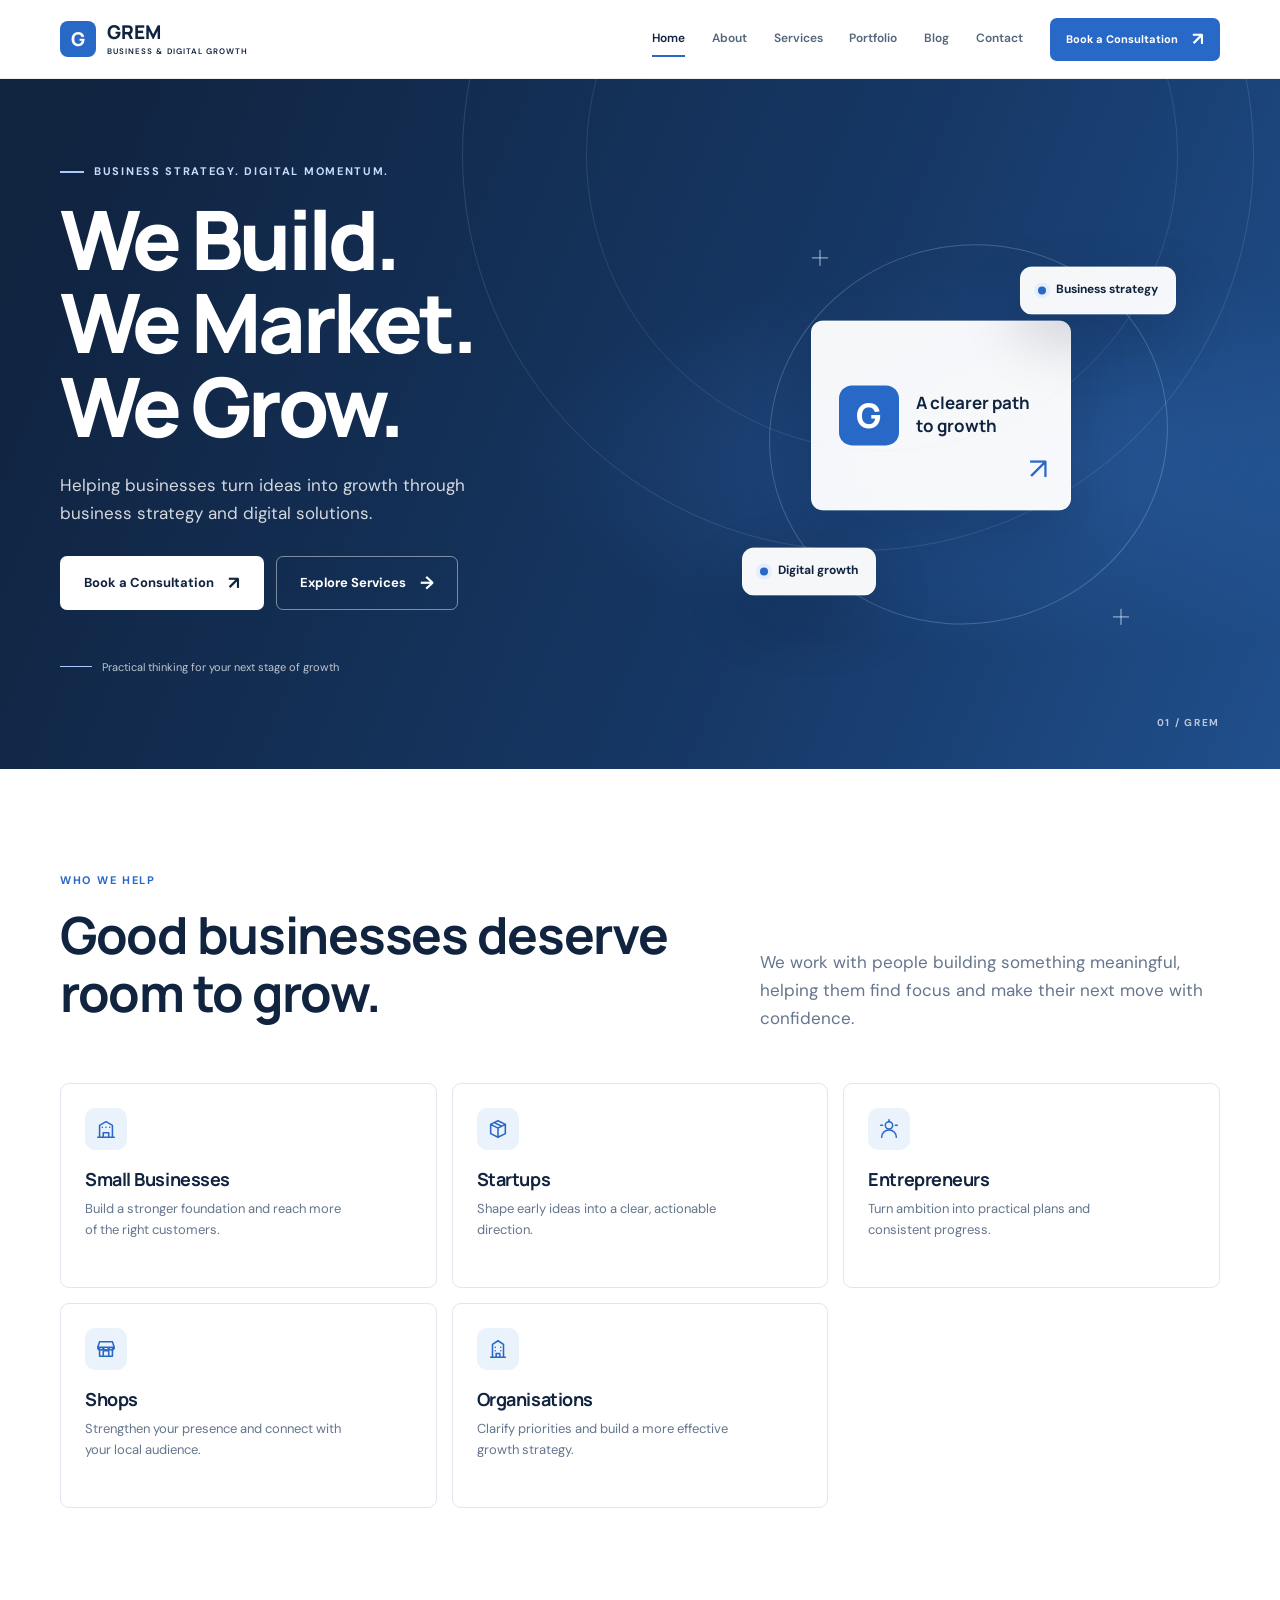
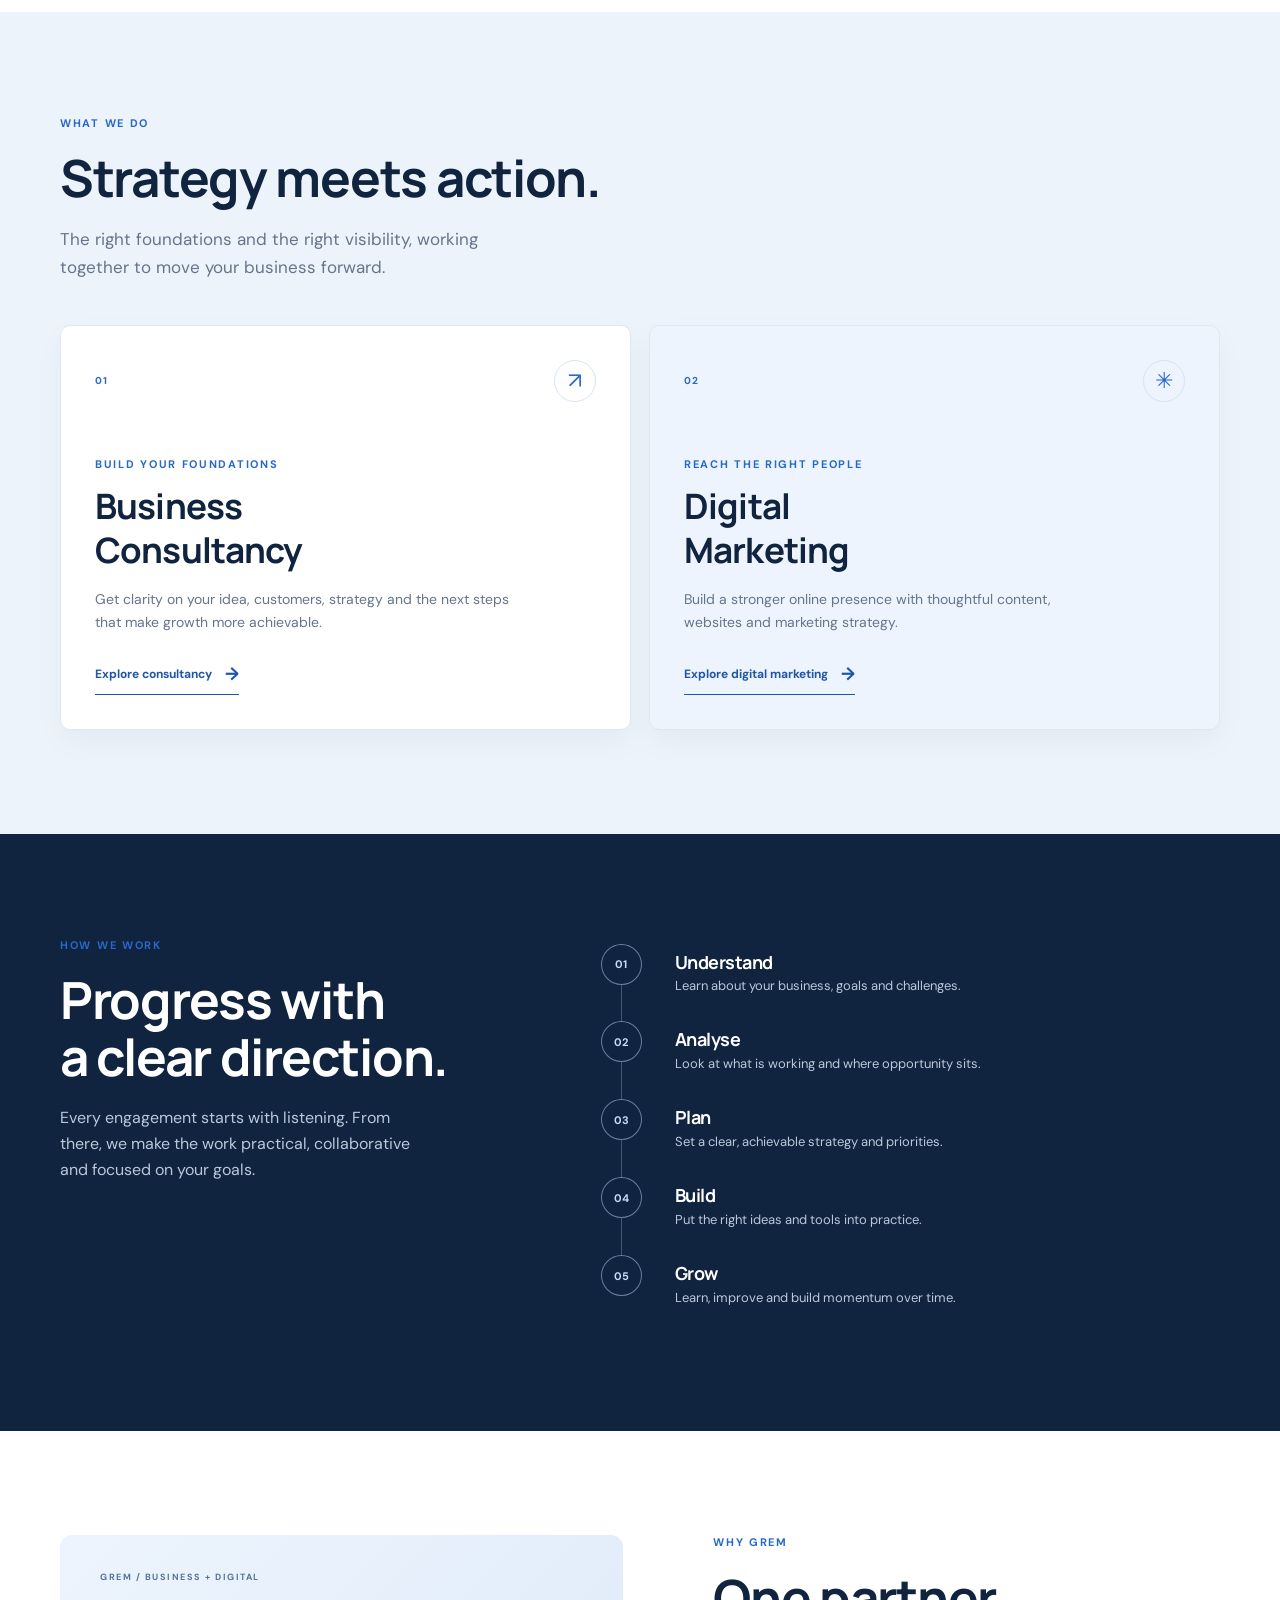
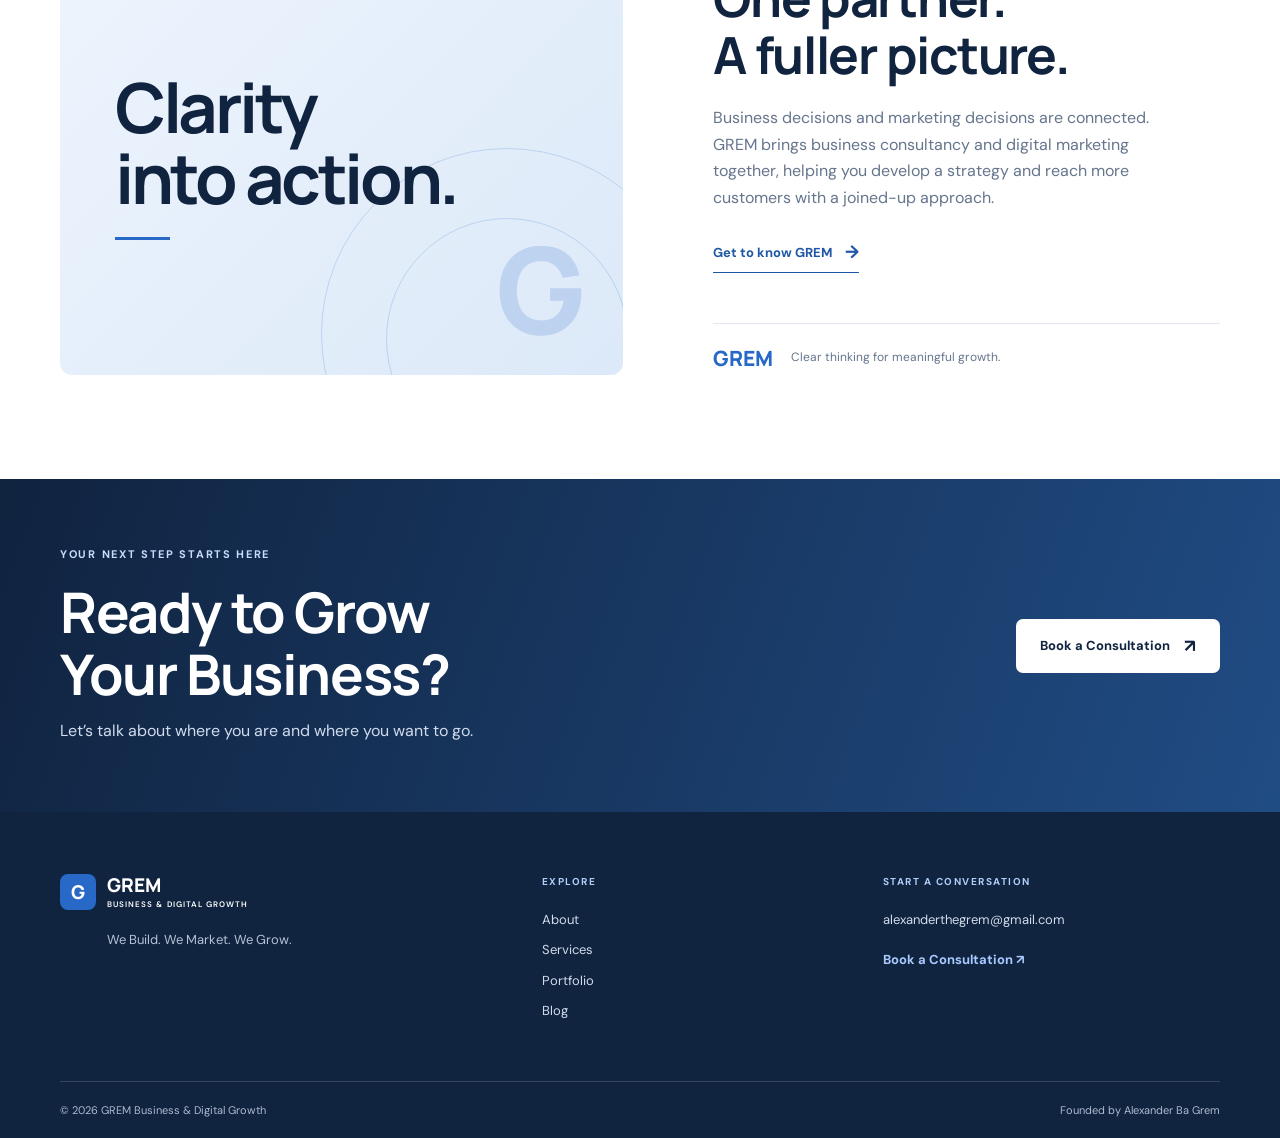
<file: index.html>
<!doctype html>
<html lang="en">
<head>
  <meta charset="utf-8">
  <meta name="viewport" content="width=device-width, initial-scale=1">
  <meta name="description" content="GREM Business & Digital Growth helps businesses turn ideas into growth through business strategy and digital solutions.">
  <title>GREM Business & Digital Growth | We Build. We Market. We Grow.</title>
  <link rel="preconnect" href="https://fonts.googleapis.com">
  <link rel="preconnect" href="https://fonts.gstatic.com" crossorigin>
  <link href="https://fonts.googleapis.com/css2?family=DM+Sans:wght@400;500;600;700&family=Manrope:wght@400;500;600;700;800&display=swap" rel="stylesheet">
  <link rel="stylesheet" href="css/style.css">
  <link rel="stylesheet" href="css/navbar.css">
  <link rel="stylesheet" href="css/home.css">
  <script src="js/script.js" defer></script>
</head>
<body>
  <header class="site-header">
    <div class="container nav-wrap">
      <a class="brand" href="index.html" aria-label="GREM home"><span class="brand-mark">G</span><span>GREM<span class="brand-sub">BUSINESS & DIGITAL GROWTH</span></span></a>
      <button class="menu-toggle" type="button" aria-label="Open navigation" aria-expanded="false" aria-controls="site-navigation" data-nav-toggle><span></span><span></span></button>
      <nav class="site-nav" id="site-navigation" aria-label="Main navigation">
        <a href="index.html" aria-current="page">Home</a><a href="about.html">About</a><a href="services.html">Services</a><a href="portfolio.html">Portfolio</a><a href="blog.html">Blog</a><a href="contact.html">Contact</a><a class="button button-small nav-cta" href="contact.html#contact-form">Book a Consultation <span aria-hidden="true">↗</span></a>
      </nav>
    </div>
  </header>

  <main>
    <section class="home-hero">
      <div class="container hero-content">
        <p class="eyebrow eyebrow-light"><span></span> Business strategy. Digital momentum.</p>
        <h1>We Build.<br>We Market.<br>We Grow.</h1>
        <p class="hero-copy">Helping businesses turn ideas into growth through business strategy and digital solutions.</p>
        <div class="button-row"><a class="button button-accent" href="contact.html#contact-form">Book a Consultation <span aria-hidden="true">↗</span></a><a class="button button-outline-light" href="services.html">Explore Services <span aria-hidden="true">→</span></a></div>
        <div class="hero-note"><span class="hero-note-line"></span><span>Practical thinking for your next stage of growth</span></div>
      </div>
      <div class="hero-visual" aria-hidden="true">
        <div class="visual-orbit"></div>
        <div class="visual-card visual-card-main"><span class="visual-mark">G</span><span class="visual-label">A clearer path<br>to growth</span><span class="visual-trend">↗</span></div>
        <div class="visual-card visual-card-top"><span class="visual-dot"></span>Business strategy</div>
        <div class="visual-card visual-card-bottom"><span class="visual-dot"></span>Digital growth</div>
        <span class="visual-cross visual-cross-one"></span><span class="visual-cross visual-cross-two"></span>
      </div>
      <div class="hero-index" aria-hidden="true">01 / GREM</div>
    </section>

    <section class="section help-section">
      <div class="container">
        <div class="section-heading section-heading-row"><div><p class="eyebrow">Who we help</p><h2>Good businesses deserve<br>room to grow.</h2></div><p class="section-intro">We work with people building something meaningful, helping them find focus and make their next move with confidence.</p></div>
        <div class="audience-grid">
          <article class="audience-item"><span class="audience-icon" aria-hidden="true"><svg viewBox="0 0 24 24"><path d="M3 21h18M5 21V8l7-4 7 4v13M9 21v-5h6v5M8 10h.01M12 10h.01M16 10h.01"/></svg></span><h3>Small Businesses</h3><p>Build a stronger foundation and reach more of the right customers.</p></article>
          <article class="audience-item"><span class="audience-icon" aria-hidden="true"><svg viewBox="0 0 24 24"><path d="M12 3 4 7v10l8 4 8-4V7l-8-4ZM4 7l8 4 8-4M12 11v10M8 5l8 4"/></svg></span><h3>Startups</h3><p>Shape early ideas into a clear, actionable direction.</p></article>
          <article class="audience-item"><span class="audience-icon" aria-hidden="true"><svg viewBox="0 0 24 24"><circle cx="12" cy="8" r="4"/><path d="M4 21a8 8 0 0 1 16 0M12 2v2M3 8h2M19 8h2"/></svg></span><h3>Entrepreneurs</h3><p>Turn ambition into practical plans and consistent progress.</p></article>
          <article class="audience-item"><span class="audience-icon" aria-hidden="true"><svg viewBox="0 0 24 24"><path d="M3 10h18l-2-6H5l-2 6ZM5 10v10h14V10M9 20v-6h6v6M3 10a3 3 0 0 0 6 0 3 3 0 0 0 6 0 3 3 0 0 0 6 0"/></svg></span><h3>Shops</h3><p>Strengthen your presence and connect with your local audience.</p></article>
          <article class="audience-item"><span class="audience-icon" aria-hidden="true"><svg viewBox="0 0 24 24"><path d="M4 21h16M6 21V7l6-4 6 4v14M9 10h.01M15 10h.01M9 14h.01M15 14h.01M10 21v-4h4v4"/></svg></span><h3>Organisations</h3><p>Clarify priorities and build a more effective growth strategy.</p></article>
        </div>
      </div>
    </section>

    <section class="section services-preview">
      <div class="container">
        <div class="section-heading"><p class="eyebrow">What we do</p><h2>Strategy meets action.</h2><p class="section-intro">The right foundations and the right visibility, working together to move your business forward.</p></div>
        <div class="category-grid">
          <article class="category-card consultancy-card"><div class="category-top"><span class="category-number">01</span><span class="category-symbol" aria-hidden="true">↗</span></div><p class="eyebrow">Build your foundations</p><h3>Business<br>Consultancy</h3><p>Get clarity on your idea, customers, strategy and the next steps that make growth more achievable.</p><a class="text-link" href="services.html#business-consultancy">Explore consultancy <span aria-hidden="true">→</span></a></article>
          <article class="category-card marketing-card"><div class="category-top"><span class="category-number">02</span><span class="category-symbol" aria-hidden="true">✳</span></div><p class="eyebrow">Reach the right people</p><h3>Digital<br>Marketing</h3><p>Build a stronger online presence with thoughtful content, websites and marketing strategy.</p><a class="text-link" href="services.html#digital-marketing">Explore digital marketing <span aria-hidden="true">→</span></a></article>
        </div>
      </div>
    </section>

    <section class="process-section section">
      <div class="container process-layout"><div class="process-heading"><p class="eyebrow">How we work</p><h2>Progress with<br>a clear direction.</h2><p>Every engagement starts with listening. From there, we make the work practical, collaborative and focused on your goals.</p></div><div class="process-list"><article><span>01</span><div><h3>Understand</h3><p>Learn about your business, goals and challenges.</p></div></article><article><span>02</span><div><h3>Analyse</h3><p>Look at what is working and where opportunity sits.</p></div></article><article><span>03</span><div><h3>Plan</h3><p>Set a clear, achievable strategy and priorities.</p></div></article><article><span>04</span><div><h3>Build</h3><p>Put the right ideas and tools into practice.</p></div></article><article><span>05</span><div><h3>Grow</h3><p>Learn, improve and build momentum over time.</p></div></article></div></div>
    </section>

    <section class="why-section section"><div class="container why-layout"><div class="why-visual" aria-hidden="true"><span class="why-visual-label">GREM / BUSINESS + DIGITAL</span><strong>Clarity<br>into action.</strong><span class="why-visual-line"></span><span class="why-visual-mark">G</span></div><div class="why-copy"><p class="eyebrow">Why GREM</p><h2>One partner.<br>A fuller picture.</h2><p>Business decisions and marketing decisions are connected. GREM brings business consultancy and digital marketing together, helping you develop a strategy and reach more customers with a joined-up approach.</p><a class="text-link" href="about.html">Get to know GREM <span aria-hidden="true">→</span></a><div class="why-statement"><span>GREM</span><span>Clear thinking for meaningful growth.</span></div></div></div></section>

    <section class="cta-section"><div class="container cta-inner"><div><p class="eyebrow eyebrow-light">Your next step starts here</p><h2>Ready to Grow<br>Your Business?</h2><p>Let’s talk about where you are and where you want to go.</p></div><a class="button button-accent" href="contact.html#contact-form">Book a Consultation <span aria-hidden="true">↗</span></a></div></section>
  </main>

  <footer class="site-footer"><div class="container footer-main"><div class="footer-brand"><a class="brand brand-footer" href="index.html"><span class="brand-mark">G</span><span>GREM<span class="brand-sub">BUSINESS & DIGITAL GROWTH</span></span></a><p>We Build. We Market. We Grow.</p></div><div class="footer-links"><p class="footer-label">Explore</p><a href="about.html">About</a><a href="services.html">Services</a><a href="portfolio.html">Portfolio</a><a href="blog.html">Blog</a></div><div class="footer-contact"><p class="footer-label">Start a conversation</p><a href="mailto:alexanderthegrem@gmail.com">alexanderthegrem@gmail.com</a><a class="footer-book" href="contact.html#contact-form">Book a Consultation <span aria-hidden="true">↗</span></a></div></div><div class="container footer-bottom"><span>© <span data-year></span> GREM Business &amp; Digital Growth</span><span>Founded by Alexander Ba Grem</span></div></footer>
</body>
</html>
</file>
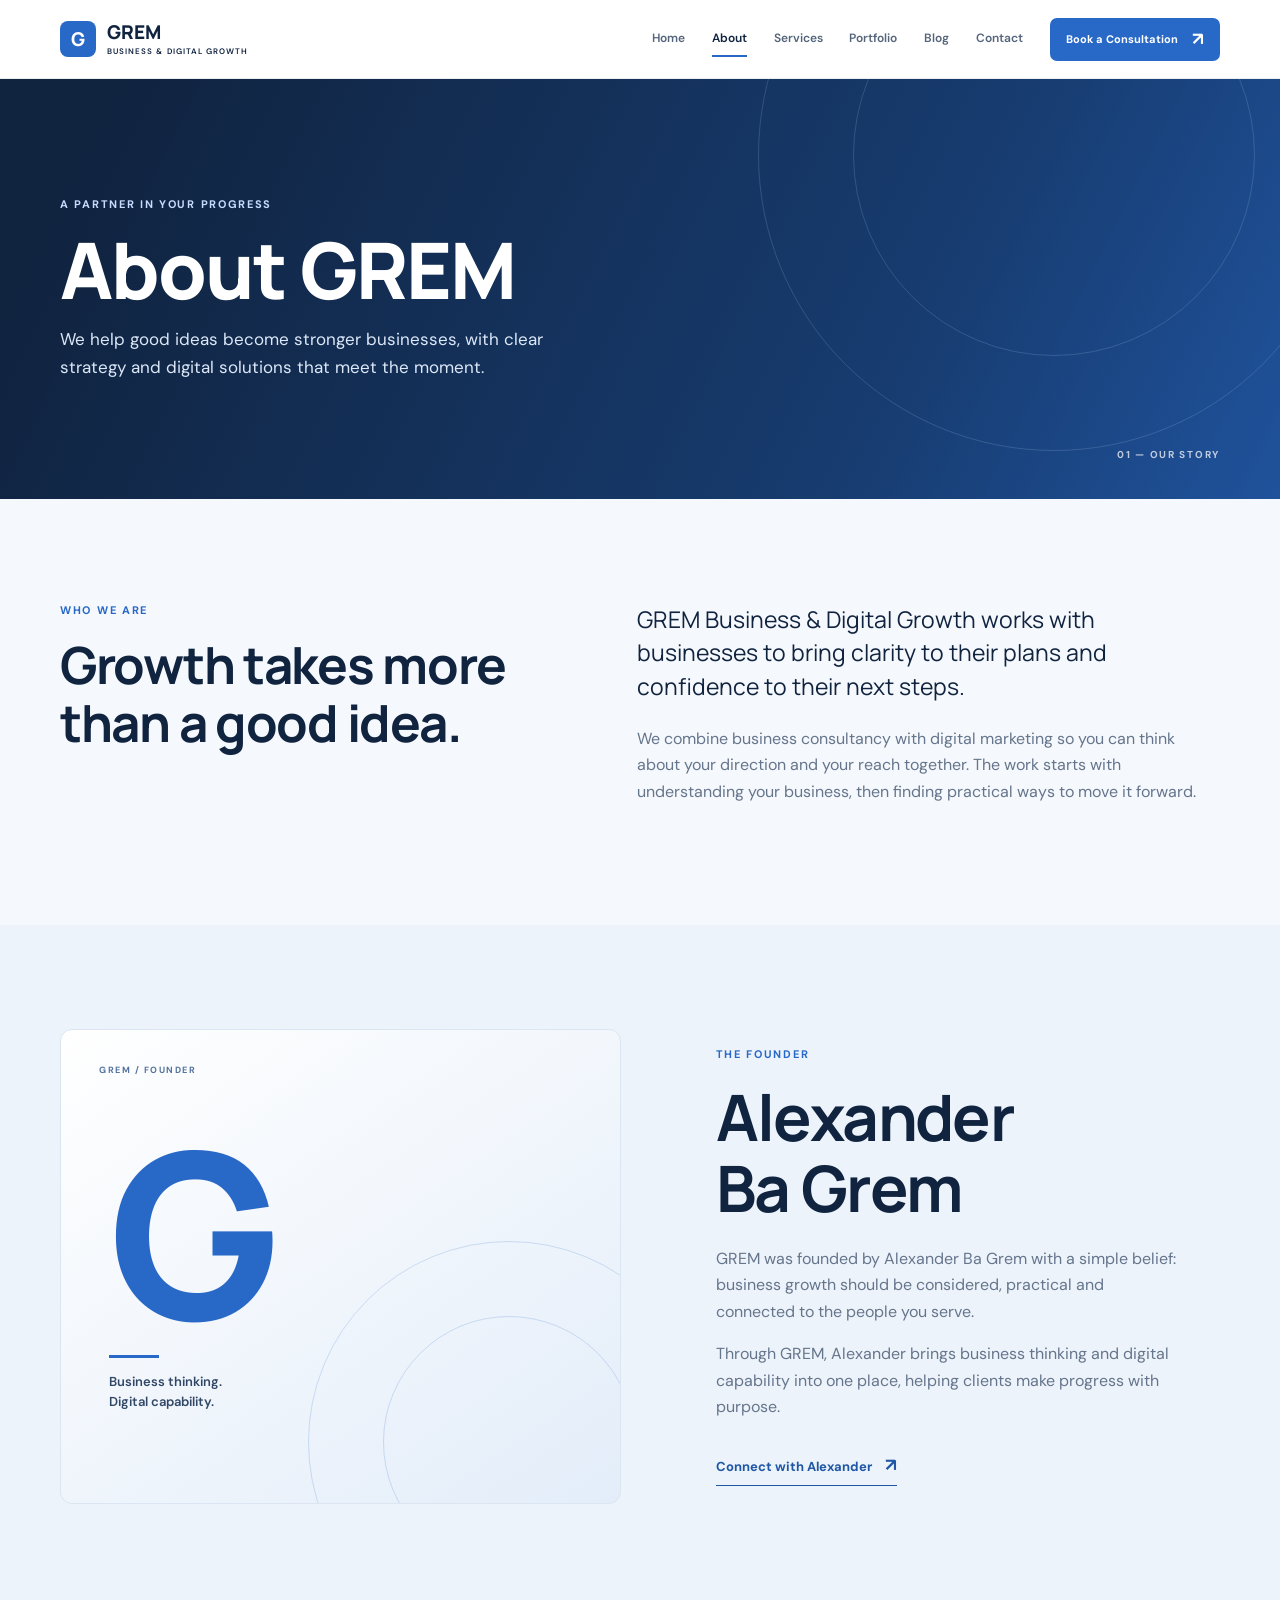
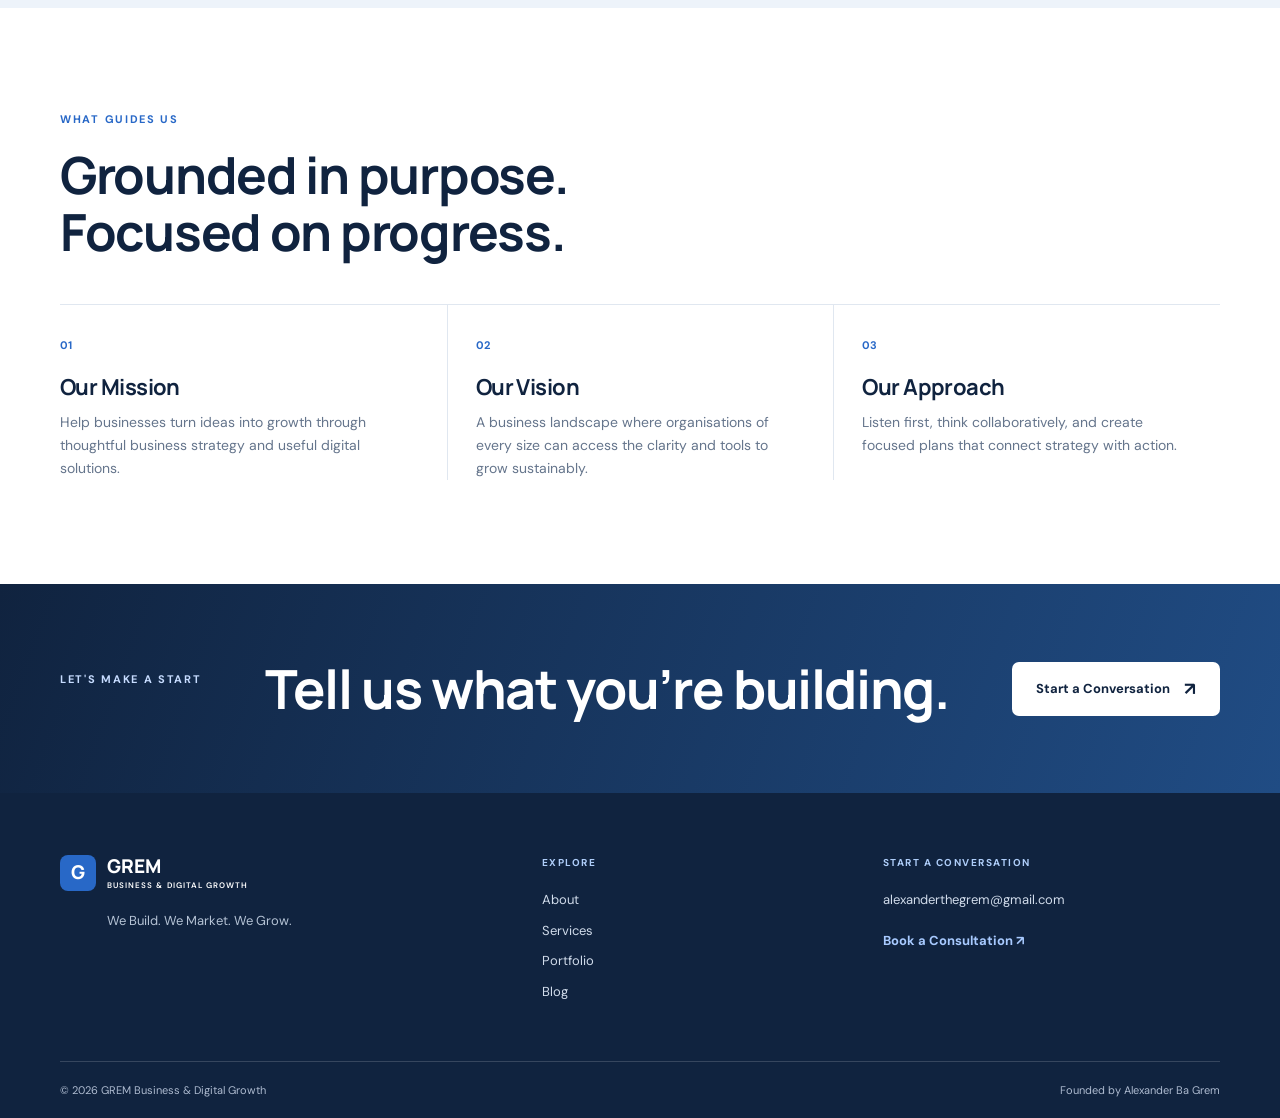
<file: about.html>
<!doctype html>
<html lang="en">
<head>
  <meta charset="utf-8"><meta name="viewport" content="width=device-width, initial-scale=1">
  <meta name="description" content="Meet GREM Business & Digital Growth and founder Alexander Ba Grem.">
  <title>About | GREM Business & Digital Growth</title>
  <link rel="preconnect" href="https://fonts.googleapis.com"><link rel="preconnect" href="https://fonts.gstatic.com" crossorigin><link href="https://fonts.googleapis.com/css2?family=DM+Sans:wght@400;500;600;700&family=Manrope:wght@400;500;600;700;800&display=swap" rel="stylesheet">
  <link rel="stylesheet" href="css/style.css"><link rel="stylesheet" href="css/navbar.css"><link rel="stylesheet" href="css/about.css"><script src="js/script.js" defer></script>
</head>
<body>
  <header class="site-header"><div class="container nav-wrap"><a class="brand" href="index.html" aria-label="GREM home"><span class="brand-mark">G</span><span>GREM<span class="brand-sub">BUSINESS & DIGITAL GROWTH</span></span></a><button class="menu-toggle" type="button" aria-label="Open navigation" aria-expanded="false" aria-controls="site-navigation" data-nav-toggle><span></span><span></span></button><nav class="site-nav" id="site-navigation" aria-label="Main navigation"><a href="index.html">Home</a><a href="about.html" aria-current="page">About</a><a href="services.html">Services</a><a href="portfolio.html">Portfolio</a><a href="blog.html">Blog</a><a href="contact.html">Contact</a><a class="button button-small nav-cta" href="contact.html#contact-form">Book a Consultation <span aria-hidden="true">↗</span></a></nav></div></header>
  <main>
    <section class="page-hero about-hero"><div class="container page-hero-inner"><p class="eyebrow eyebrow-light">A partner in your progress</p><h1>About GREM</h1><p>We help good ideas become stronger businesses, with clear strategy and digital solutions that meet the moment.</p><span class="page-hero-index">01 — OUR STORY</span></div></section>
    <section class="section about-intro"><div class="container about-intro-grid"><div><p class="eyebrow">Who we are</p><h2>Growth takes more than a good idea.</h2></div><div><p class="lead-copy">GREM Business &amp; Digital Growth works with businesses to bring clarity to their plans and confidence to their next steps.</p><p>We combine business consultancy with digital marketing so you can think about your direction and your reach together. The work starts with understanding your business, then finding practical ways to move it forward.</p></div></div></section>
    <section class="founder-section section"><div class="container founder-grid"><div class="founder-art" aria-hidden="true"><span class="founder-art-label">GREM / FOUNDER</span><span class="founder-art-initials">G</span><span class="founder-art-rule"></span><span class="founder-art-caption">Business thinking.<br>Digital capability.</span></div><div class="founder-copy"><p class="eyebrow">The founder</p><h2>Alexander<br>Ba Grem</h2><p>GREM was founded by Alexander Ba Grem with a simple belief: business growth should be considered, practical and connected to the people you serve.</p><p>Through GREM, Alexander brings business thinking and digital capability into one place, helping clients make progress with purpose.</p><a class="text-link" href="mailto:alexanderthegrem@gmail.com">Connect with Alexander <span aria-hidden="true">↗</span></a></div></div></section>
    <section class="values-section section"><div class="container"><div class="section-heading"><p class="eyebrow">What guides us</p><h2>Grounded in purpose.<br>Focused on progress.</h2></div><div class="values-grid"><article><span>01</span><h3>Our Mission</h3><p>Help businesses turn ideas into growth through thoughtful business strategy and useful digital solutions.</p></article><article><span>02</span><h3>Our Vision</h3><p>A business landscape where organisations of every size can access the clarity and tools to grow sustainably.</p></article><article><span>03</span><h3>Our Approach</h3><p>Listen first, think collaboratively, and create focused plans that connect strategy with action.</p></article></div></div></section>
    <section class="about-cta"><div class="container about-cta-inner"><p class="eyebrow eyebrow-light">Let's make a start</p><h2>Tell us what you’re building.</h2><a class="button button-accent" href="contact.html#contact-form">Start a Conversation <span aria-hidden="true">↗</span></a></div></section>
  </main>
  <footer class="site-footer"><div class="container footer-main"><div class="footer-brand"><a class="brand brand-footer" href="index.html"><span class="brand-mark">G</span><span>GREM<span class="brand-sub">BUSINESS & DIGITAL GROWTH</span></span></a><p>We Build. We Market. We Grow.</p></div><div class="footer-links"><p class="footer-label">Explore</p><a href="about.html">About</a><a href="services.html">Services</a><a href="portfolio.html">Portfolio</a><a href="blog.html">Blog</a></div><div class="footer-contact"><p class="footer-label">Start a conversation</p><a href="mailto:alexanderthegrem@gmail.com">alexanderthegrem@gmail.com</a><a class="footer-book" href="contact.html#contact-form">Book a Consultation <span aria-hidden="true">↗</span></a></div></div><div class="container footer-bottom"><span>© <span data-year></span> GREM Business &amp; Digital Growth</span><span>Founded by Alexander Ba Grem</span></div></footer>
</body>
</html>
</file>
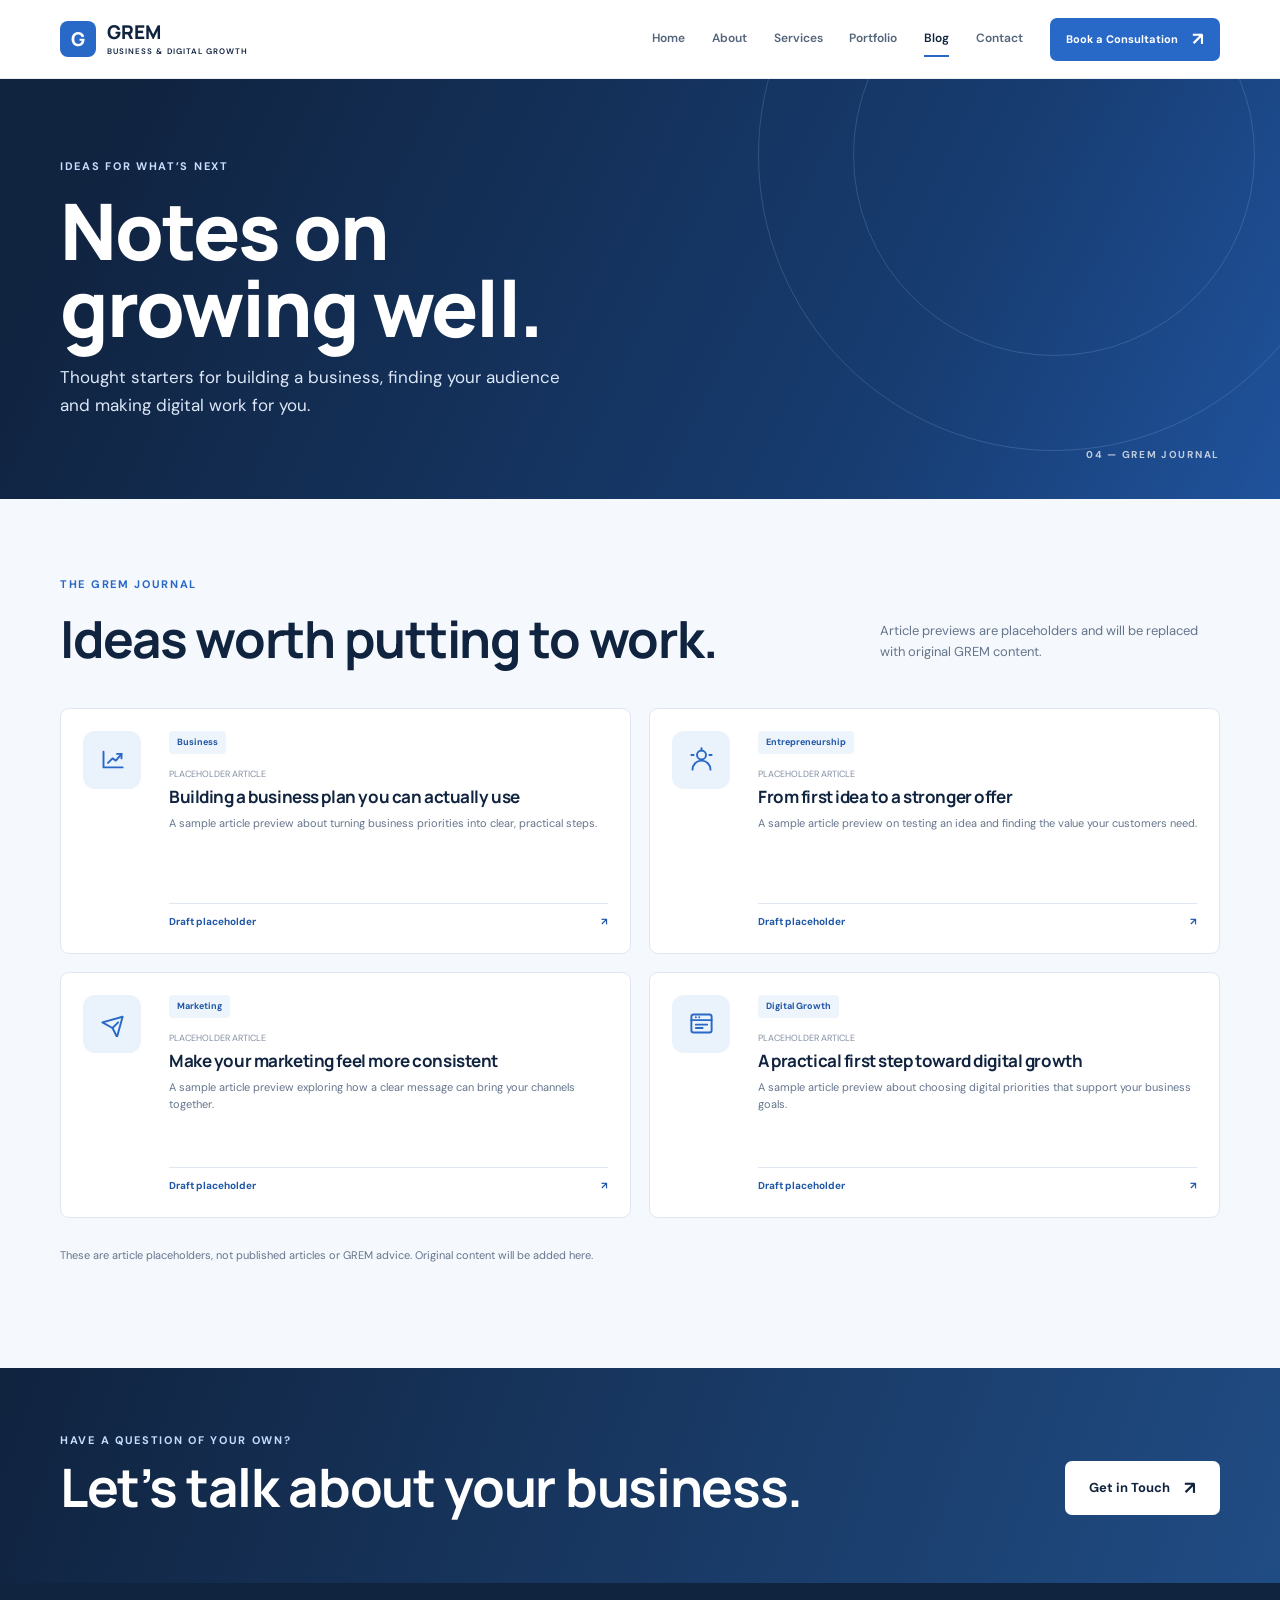
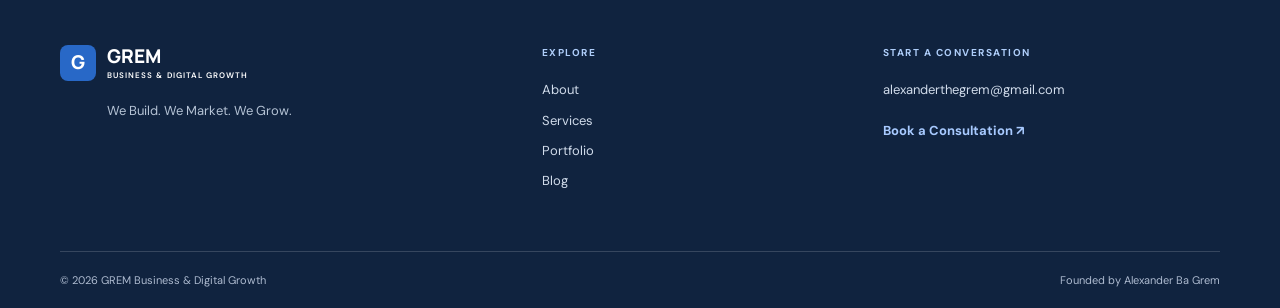
<file: blog.html>
<!doctype html>
<html lang="en">
<head>
  <meta charset="utf-8"><meta name="viewport" content="width=device-width, initial-scale=1">
  <meta name="description" content="Business, entrepreneurship, marketing and digital growth insights from GREM Business & Digital Growth.">
  <title>Insights | GREM Business & Digital Growth</title>
  <link rel="preconnect" href="https://fonts.googleapis.com"><link rel="preconnect" href="https://fonts.gstatic.com" crossorigin><link href="https://fonts.googleapis.com/css2?family=DM+Sans:wght@400;500;600;700&family=Manrope:wght@400;500;600;700;800&display=swap" rel="stylesheet">
  <link rel="stylesheet" href="css/style.css"><link rel="stylesheet" href="css/navbar.css"><link rel="stylesheet" href="css/blog.css"><script src="js/script.js" defer></script>
</head>
<body>
  <header class="site-header"><div class="container nav-wrap"><a class="brand" href="index.html" aria-label="GREM home"><span class="brand-mark">G</span><span>GREM<span class="brand-sub">BUSINESS & DIGITAL GROWTH</span></span></a><button class="menu-toggle" type="button" aria-label="Open navigation" aria-expanded="false" aria-controls="site-navigation" data-nav-toggle><span></span><span></span></button><nav class="site-nav" id="site-navigation" aria-label="Main navigation"><a href="index.html">Home</a><a href="about.html">About</a><a href="services.html">Services</a><a href="portfolio.html">Portfolio</a><a href="blog.html" aria-current="page">Blog</a><a href="contact.html">Contact</a><a class="button button-small nav-cta" href="contact.html#contact-form">Book a Consultation <span aria-hidden="true">↗</span></a></nav></div></header>
  <main>
    <section class="page-hero blog-hero"><div class="container page-hero-inner"><p class="eyebrow eyebrow-light">Ideas for what’s next</p><h1>Notes on<br>growing well.</h1><p>Thought starters for building a business, finding your audience and making digital work for you.</p><span class="page-hero-index">04 — GREM JOURNAL</span></div></section>
    <section class="section blog-content"><div class="container"><div class="blog-topline"><div><p class="eyebrow">The GREM journal</p><h2>Ideas worth putting to work.</h2></div><p>Article previews are placeholders and will be replaced with original GREM content.</p></div><div class="article-grid">
      <article class="article-card"><div class="article-icon" aria-hidden="true"><svg viewBox="0 0 24 24"><path d="M4 19V5m0 14h17M8 15l4-4 3 2 5-6"/><path d="M16 7h4v4"/></svg></div><div class="article-body"><span class="article-category">Business</span><p class="article-date">Placeholder article</p><h3>Building a business plan you can actually use</h3><p>A sample article preview about turning business priorities into clear, practical steps.</p><span class="article-read">Draft placeholder <span aria-hidden="true">↗</span></span></div></article>
      <article class="article-card"><div class="article-icon" aria-hidden="true"><svg viewBox="0 0 24 24"><circle cx="12" cy="8" r="4"/><path d="M4 21a8 8 0 0 1 16 0M12 2v2M3 8h2M19 8h2"/></svg></div><div class="article-body"><span class="article-category">Entrepreneurship</span><p class="article-date">Placeholder article</p><h3>From first idea to a stronger offer</h3><p>A sample article preview on testing an idea and finding the value your customers need.</p><span class="article-read">Draft placeholder <span aria-hidden="true">↗</span></span></div></article>
      <article class="article-card"><div class="article-icon" aria-hidden="true"><svg viewBox="0 0 24 24"><path d="m3 11 18-5-5 18-4-8-9-5Z"/><path d="m12 16 5-5"/></svg></div><div class="article-body"><span class="article-category">Marketing</span><p class="article-date">Placeholder article</p><h3>Make your marketing feel more consistent</h3><p>A sample article preview exploring how a clear message can bring your channels together.</p><span class="article-read">Draft placeholder <span aria-hidden="true">↗</span></span></div></article>
      <article class="article-card"><div class="article-icon" aria-hidden="true"><svg viewBox="0 0 24 24"><rect x="3" y="4" width="18" height="16" rx="2"/><path d="M3 9h18M7 6.5h.01M10 6.5h.01M7 13h10M7 16h6"/></svg></div><div class="article-body"><span class="article-category">Digital Growth</span><p class="article-date">Placeholder article</p><h3>A practical first step toward digital growth</h3><p>A sample article preview about choosing digital priorities that support your business goals.</p><span class="article-read">Draft placeholder <span aria-hidden="true">↗</span></span></div></article>
    </div><p class="blog-disclaimer">These are article placeholders, not published articles or GREM advice. Original content will be added here.</p></div></section>
    <section class="blog-cta"><div class="container blog-cta-inner"><p class="eyebrow eyebrow-light">Have a question of your own?</p><h2>Let’s talk about your business.</h2><a class="button button-accent" href="contact.html#contact-form">Get in Touch <span aria-hidden="true">↗</span></a></div></section>
  </main>
  <footer class="site-footer"><div class="container footer-main"><div class="footer-brand"><a class="brand brand-footer" href="index.html"><span class="brand-mark">G</span><span>GREM<span class="brand-sub">BUSINESS & DIGITAL GROWTH</span></span></a><p>We Build. We Market. We Grow.</p></div><div class="footer-links"><p class="footer-label">Explore</p><a href="about.html">About</a><a href="services.html">Services</a><a href="portfolio.html">Portfolio</a><a href="blog.html">Blog</a></div><div class="footer-contact"><p class="footer-label">Start a conversation</p><a href="mailto:alexanderthegrem@gmail.com">alexanderthegrem@gmail.com</a><a class="footer-book" href="contact.html#contact-form">Book a Consultation <span aria-hidden="true">↗</span></a></div></div><div class="container footer-bottom"><span>© <span data-year></span> GREM Business &amp; Digital Growth</span><span>Founded by Alexander Ba Grem</span></div></footer>
</body>
</html>
</file>
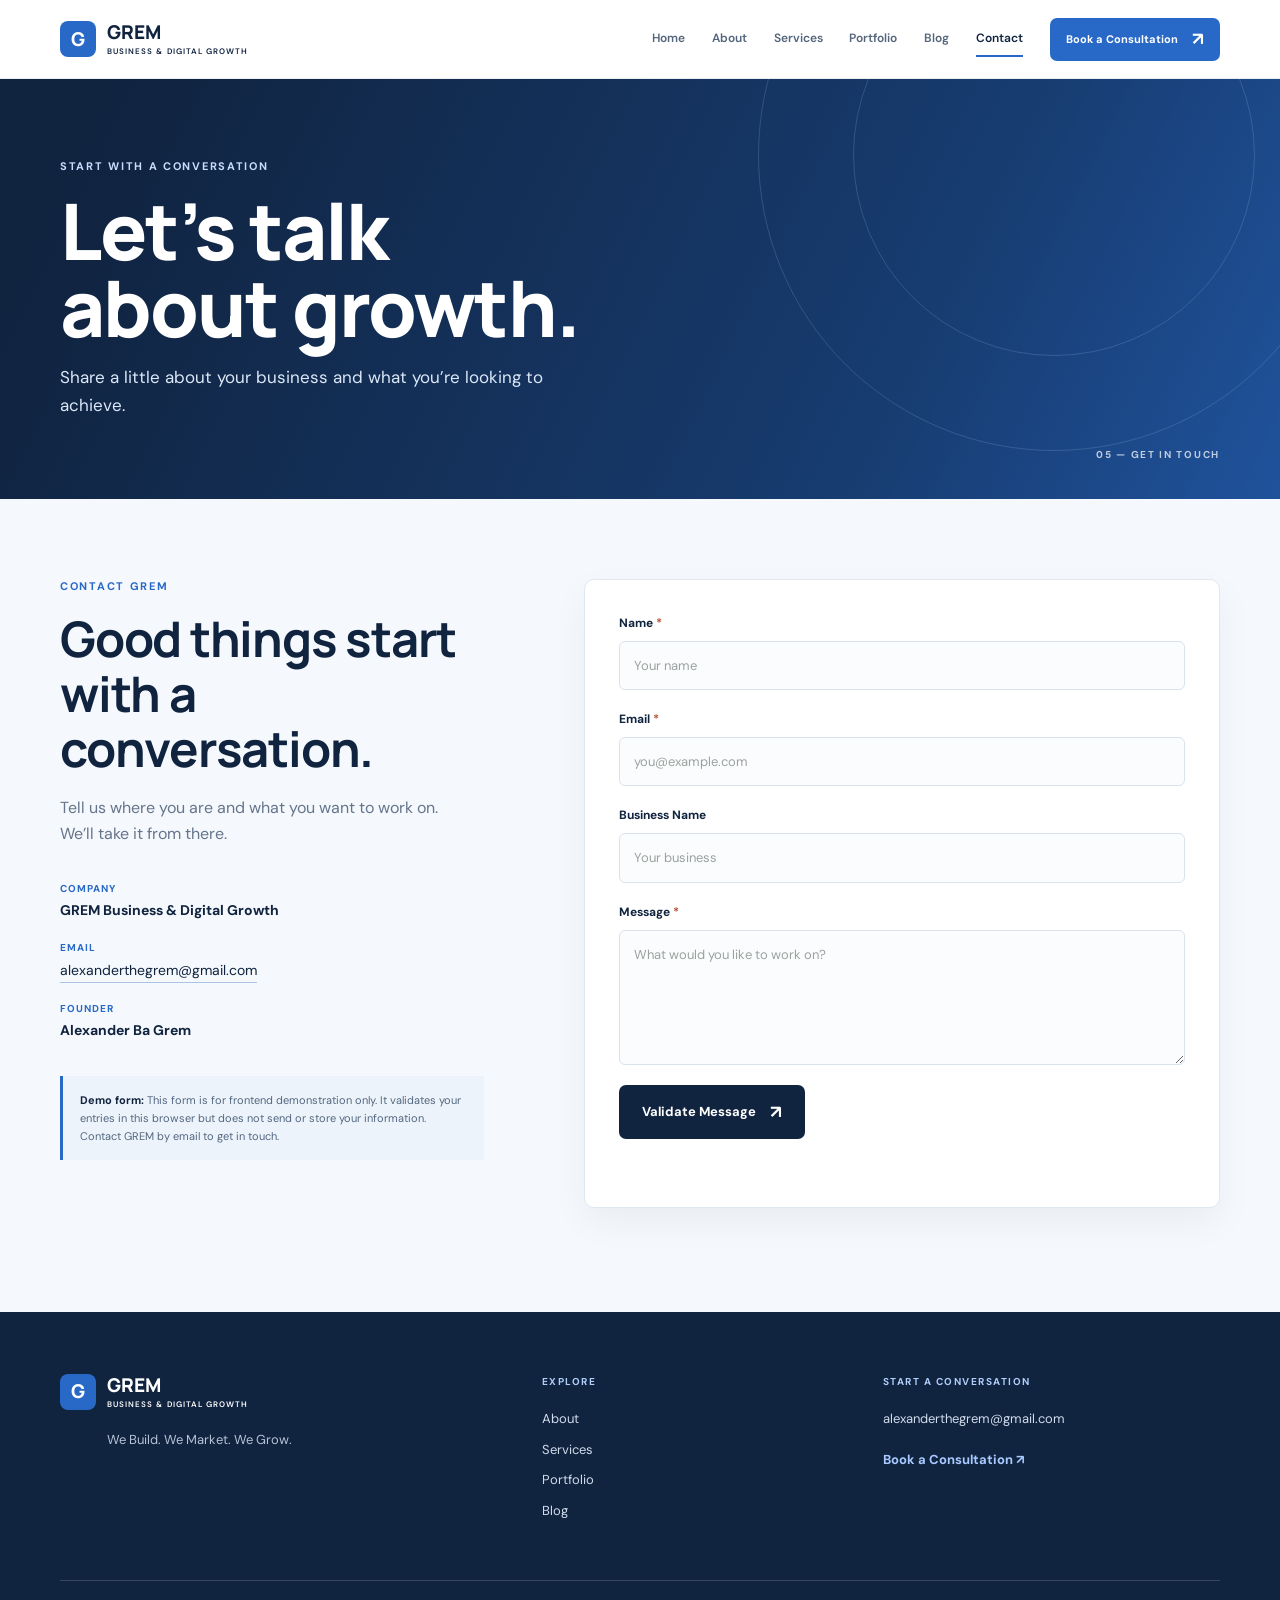
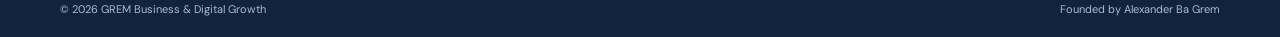
<file: contact.html>
<!doctype html>
<html lang="en">
<head>
  <meta charset="utf-8"><meta name="viewport" content="width=device-width, initial-scale=1">
  <meta name="description" content="Contact GREM Business & Digital Growth to discuss your business goals or book a consultation.">
  <title>Contact | GREM Business & Digital Growth</title>
  <link rel="preconnect" href="https://fonts.googleapis.com"><link rel="preconnect" href="https://fonts.gstatic.com" crossorigin><link href="https://fonts.googleapis.com/css2?family=DM+Sans:wght@400;500;600;700&family=Manrope:wght@400;500;600;700;800&display=swap" rel="stylesheet">
  <link rel="stylesheet" href="css/style.css"><link rel="stylesheet" href="css/navbar.css"><link rel="stylesheet" href="css/contact.css"><script src="js/script.js" defer></script>
</head>
<body>
  <header class="site-header"><div class="container nav-wrap"><a class="brand" href="index.html" aria-label="GREM home"><span class="brand-mark">G</span><span>GREM<span class="brand-sub">BUSINESS & DIGITAL GROWTH</span></span></a><button class="menu-toggle" type="button" aria-label="Open navigation" aria-expanded="false" aria-controls="site-navigation" data-nav-toggle><span></span><span></span></button><nav class="site-nav" id="site-navigation" aria-label="Main navigation"><a href="index.html">Home</a><a href="about.html">About</a><a href="services.html">Services</a><a href="portfolio.html">Portfolio</a><a href="blog.html">Blog</a><a href="contact.html" aria-current="page">Contact</a><a class="button button-small nav-cta" href="#contact-form">Book a Consultation <span aria-hidden="true">↗</span></a></nav></div></header>
  <main>
    <section class="page-hero contact-hero"><div class="container page-hero-inner"><p class="eyebrow eyebrow-light">Start with a conversation</p><h1>Let’s talk<br>about growth.</h1><p>Share a little about your business and what you’re looking to achieve.</p><span class="page-hero-index">05 — GET IN TOUCH</span></div></section>
    <section class="section contact-content" id="contact-form"><div class="container contact-layout"><div class="contact-details"><p class="eyebrow">Contact GREM</p><h2>Good things start with a conversation.</h2><p>Tell us where you are and what you want to work on. We’ll take it from there.</p><div class="contact-detail"><span class="detail-label">Company</span><strong>GREM Business &amp; Digital Growth</strong></div><div class="contact-detail"><span class="detail-label">Email</span><a href="mailto:alexanderthegrem@gmail.com">alexanderthegrem@gmail.com</a></div><div class="contact-detail"><span class="detail-label">Founder</span><strong>Alexander Ba Grem</strong></div><p class="form-demo-note"><strong>Demo form:</strong> This form is for frontend demonstration only. It validates your entries in this browser but does not send or store your information. Contact GREM by email to get in touch.</p></div>
      <form class="contact-form" data-contact-form novalidate>
        <div class="form-row"><label for="name">Name <span>*</span></label><input id="name" name="name" type="text" autocomplete="name" required minlength="2" placeholder="Your name"><small class="field-error" data-error-for="name"></small></div>
        <div class="form-row"><label for="email">Email <span>*</span></label><input id="email" name="email" type="email" autocomplete="email" required placeholder="you@example.com"><small class="field-error" data-error-for="email"></small></div>
        <div class="form-row"><label for="business">Business Name</label><input id="business" name="business" type="text" autocomplete="organization" placeholder="Your business"></div>
        <div class="form-row"><label for="message">Message <span>*</span></label><textarea id="message" name="message" rows="5" required minlength="10" placeholder="What would you like to work on?"></textarea><small class="field-error" data-error-for="message"></small></div>
        <button class="button button-dark form-submit" type="submit">Validate Message <span aria-hidden="true">↗</span></button>
        <p class="form-status" data-form-status role="status" aria-live="polite"></p>
      </form>
    </div></section>
  </main>
  <footer class="site-footer"><div class="container footer-main"><div class="footer-brand"><a class="brand brand-footer" href="index.html"><span class="brand-mark">G</span><span>GREM<span class="brand-sub">BUSINESS & DIGITAL GROWTH</span></span></a><p>We Build. We Market. We Grow.</p></div><div class="footer-links"><p class="footer-label">Explore</p><a href="about.html">About</a><a href="services.html">Services</a><a href="portfolio.html">Portfolio</a><a href="blog.html">Blog</a></div><div class="footer-contact"><p class="footer-label">Start a conversation</p><a href="mailto:alexanderthegrem@gmail.com">alexanderthegrem@gmail.com</a><a class="footer-book" href="#contact-form">Book a Consultation <span aria-hidden="true">↗</span></a></div></div><div class="container footer-bottom"><span>© <span data-year></span> GREM Business &amp; Digital Growth</span><span>Founded by Alexander Ba Grem</span></div></footer>
</body>
</html>
</file>
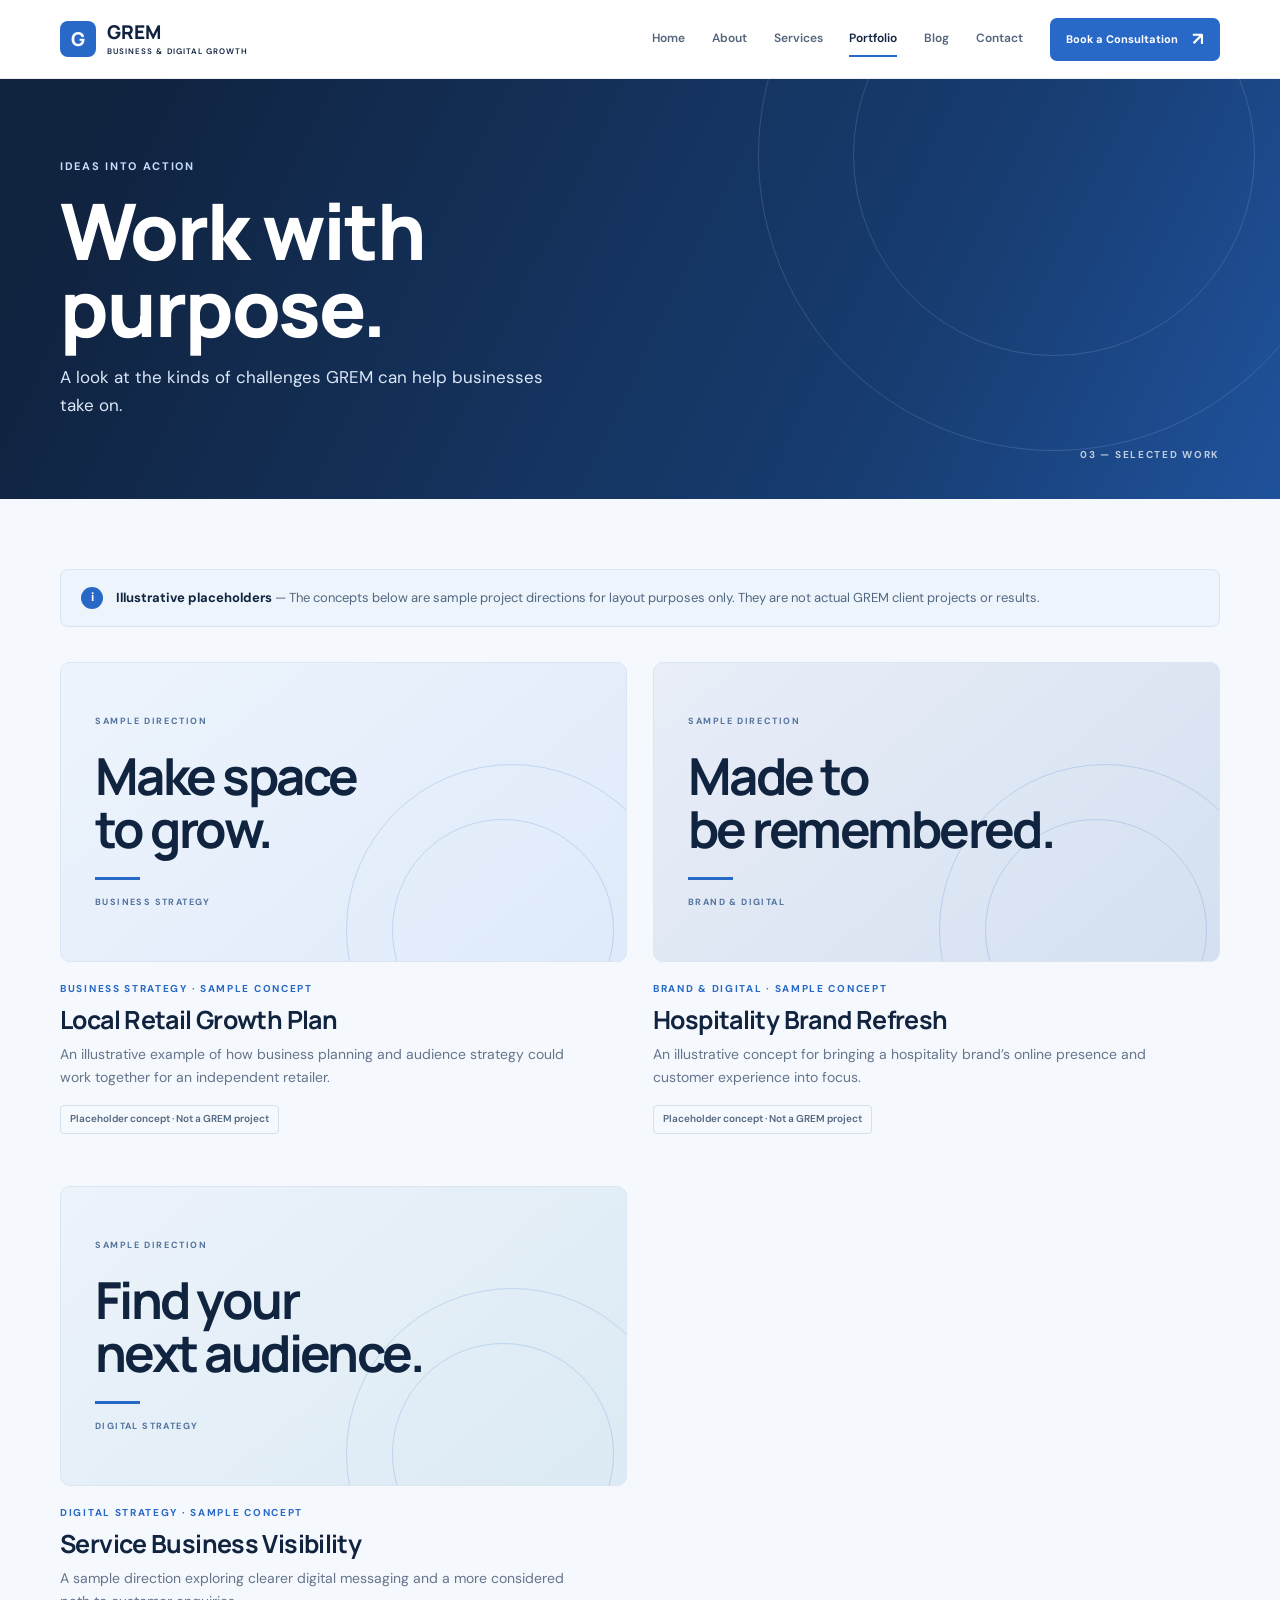
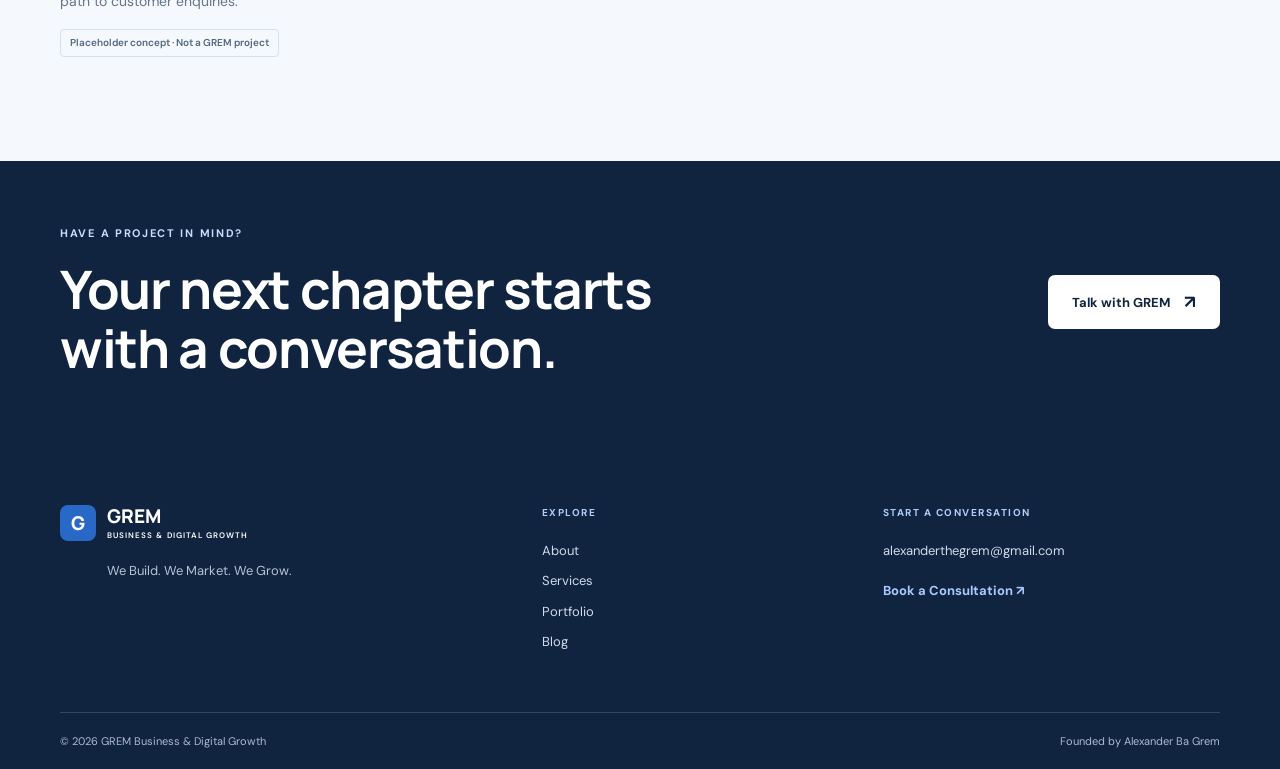
<file: portfolio.html>
<!doctype html>
<html lang="en">
<head>
  <meta charset="utf-8"><meta name="viewport" content="width=device-width, initial-scale=1">
  <meta name="description" content="A preview of the kinds of business and digital growth work GREM can support. Projects shown are illustrative placeholders, not client work.">
  <title>Portfolio | GREM Business & Digital Growth</title>
  <link rel="preconnect" href="https://fonts.googleapis.com"><link rel="preconnect" href="https://fonts.gstatic.com" crossorigin><link href="https://fonts.googleapis.com/css2?family=DM+Sans:wght@400;500;600;700&family=Manrope:wght@400;500;600;700;800&display=swap" rel="stylesheet">
  <link rel="stylesheet" href="css/style.css"><link rel="stylesheet" href="css/navbar.css"><link rel="stylesheet" href="css/portfolio.css"><script src="js/script.js" defer></script>
</head>
<body>
  <header class="site-header"><div class="container nav-wrap"><a class="brand" href="index.html" aria-label="GREM home"><span class="brand-mark">G</span><span>GREM<span class="brand-sub">BUSINESS & DIGITAL GROWTH</span></span></a><button class="menu-toggle" type="button" aria-label="Open navigation" aria-expanded="false" aria-controls="site-navigation" data-nav-toggle><span></span><span></span></button><nav class="site-nav" id="site-navigation" aria-label="Main navigation"><a href="index.html">Home</a><a href="about.html">About</a><a href="services.html">Services</a><a href="portfolio.html" aria-current="page">Portfolio</a><a href="blog.html">Blog</a><a href="contact.html">Contact</a><a class="button button-small nav-cta" href="contact.html#contact-form">Book a Consultation <span aria-hidden="true">↗</span></a></nav></div></header>
  <main>
    <section class="page-hero portfolio-hero"><div class="container page-hero-inner"><p class="eyebrow eyebrow-light">Ideas into action</p><h1>Work with<br>purpose.</h1><p>A look at the kinds of challenges GREM can help businesses take on.</p><span class="page-hero-index">03 — SELECTED WORK</span></div></section>
    <section class="section portfolio-content"><div class="container"><div class="portfolio-note"><span aria-hidden="true">i</span><p><strong>Illustrative placeholders</strong> — The concepts below are sample project directions for layout purposes only. They are not actual GREM client projects or results.</p></div><div class="portfolio-grid">
      <article class="project-card"><div class="project-preview preview-retail" aria-hidden="true"><span class="preview-kicker">SAMPLE DIRECTION</span><strong>Make space<br>to grow.</strong><span class="preview-line"></span><span class="preview-tag">BUSINESS STRATEGY</span></div><div class="project-info"><p class="eyebrow">Business Strategy · Sample Concept</p><h2>Local Retail Growth Plan</h2><p>An illustrative example of how business planning and audience strategy could work together for an independent retailer.</p><span class="placeholder-label">Placeholder concept · Not a GREM project</span></div></article>
      <article class="project-card"><div class="project-preview preview-hospitality" aria-hidden="true"><span class="preview-kicker">SAMPLE DIRECTION</span><strong>Made to<br>be remembered.</strong><span class="preview-line"></span><span class="preview-tag">BRAND &amp; DIGITAL</span></div><div class="project-info"><p class="eyebrow">Brand &amp; Digital · Sample Concept</p><h2>Hospitality Brand Refresh</h2><p>An illustrative concept for bringing a hospitality brand’s online presence and customer experience into focus.</p><span class="placeholder-label">Placeholder concept · Not a GREM project</span></div></article>
      <article class="project-card"><div class="project-preview preview-digital" aria-hidden="true"><span class="preview-kicker">SAMPLE DIRECTION</span><strong>Find your<br>next audience.</strong><span class="preview-line"></span><span class="preview-tag">DIGITAL STRATEGY</span></div><div class="project-info"><p class="eyebrow">Digital Strategy · Sample Concept</p><h2>Service Business Visibility</h2><p>A sample direction exploring clearer digital messaging and a more considered path to customer enquiries.</p><span class="placeholder-label">Placeholder concept · Not a GREM project</span></div></article>
    </div></div></section>
    <section class="portfolio-cta"><div class="container portfolio-cta-inner"><div><p class="eyebrow eyebrow-light">Have a project in mind?</p><h2>Your next chapter starts with a conversation.</h2></div><a class="button button-accent" href="contact.html#contact-form">Talk with GREM <span aria-hidden="true">↗</span></a></div></section>
  </main>
  <footer class="site-footer"><div class="container footer-main"><div class="footer-brand"><a class="brand brand-footer" href="index.html"><span class="brand-mark">G</span><span>GREM<span class="brand-sub">BUSINESS & DIGITAL GROWTH</span></span></a><p>We Build. We Market. We Grow.</p></div><div class="footer-links"><p class="footer-label">Explore</p><a href="about.html">About</a><a href="services.html">Services</a><a href="portfolio.html">Portfolio</a><a href="blog.html">Blog</a></div><div class="footer-contact"><p class="footer-label">Start a conversation</p><a href="mailto:alexanderthegrem@gmail.com">alexanderthegrem@gmail.com</a><a class="footer-book" href="contact.html#contact-form">Book a Consultation <span aria-hidden="true">↗</span></a></div></div><div class="container footer-bottom"><span>© <span data-year></span> GREM Business &amp; Digital Growth</span><span>Founded by Alexander Ba Grem</span></div></footer>
</body>
</html>
</file>
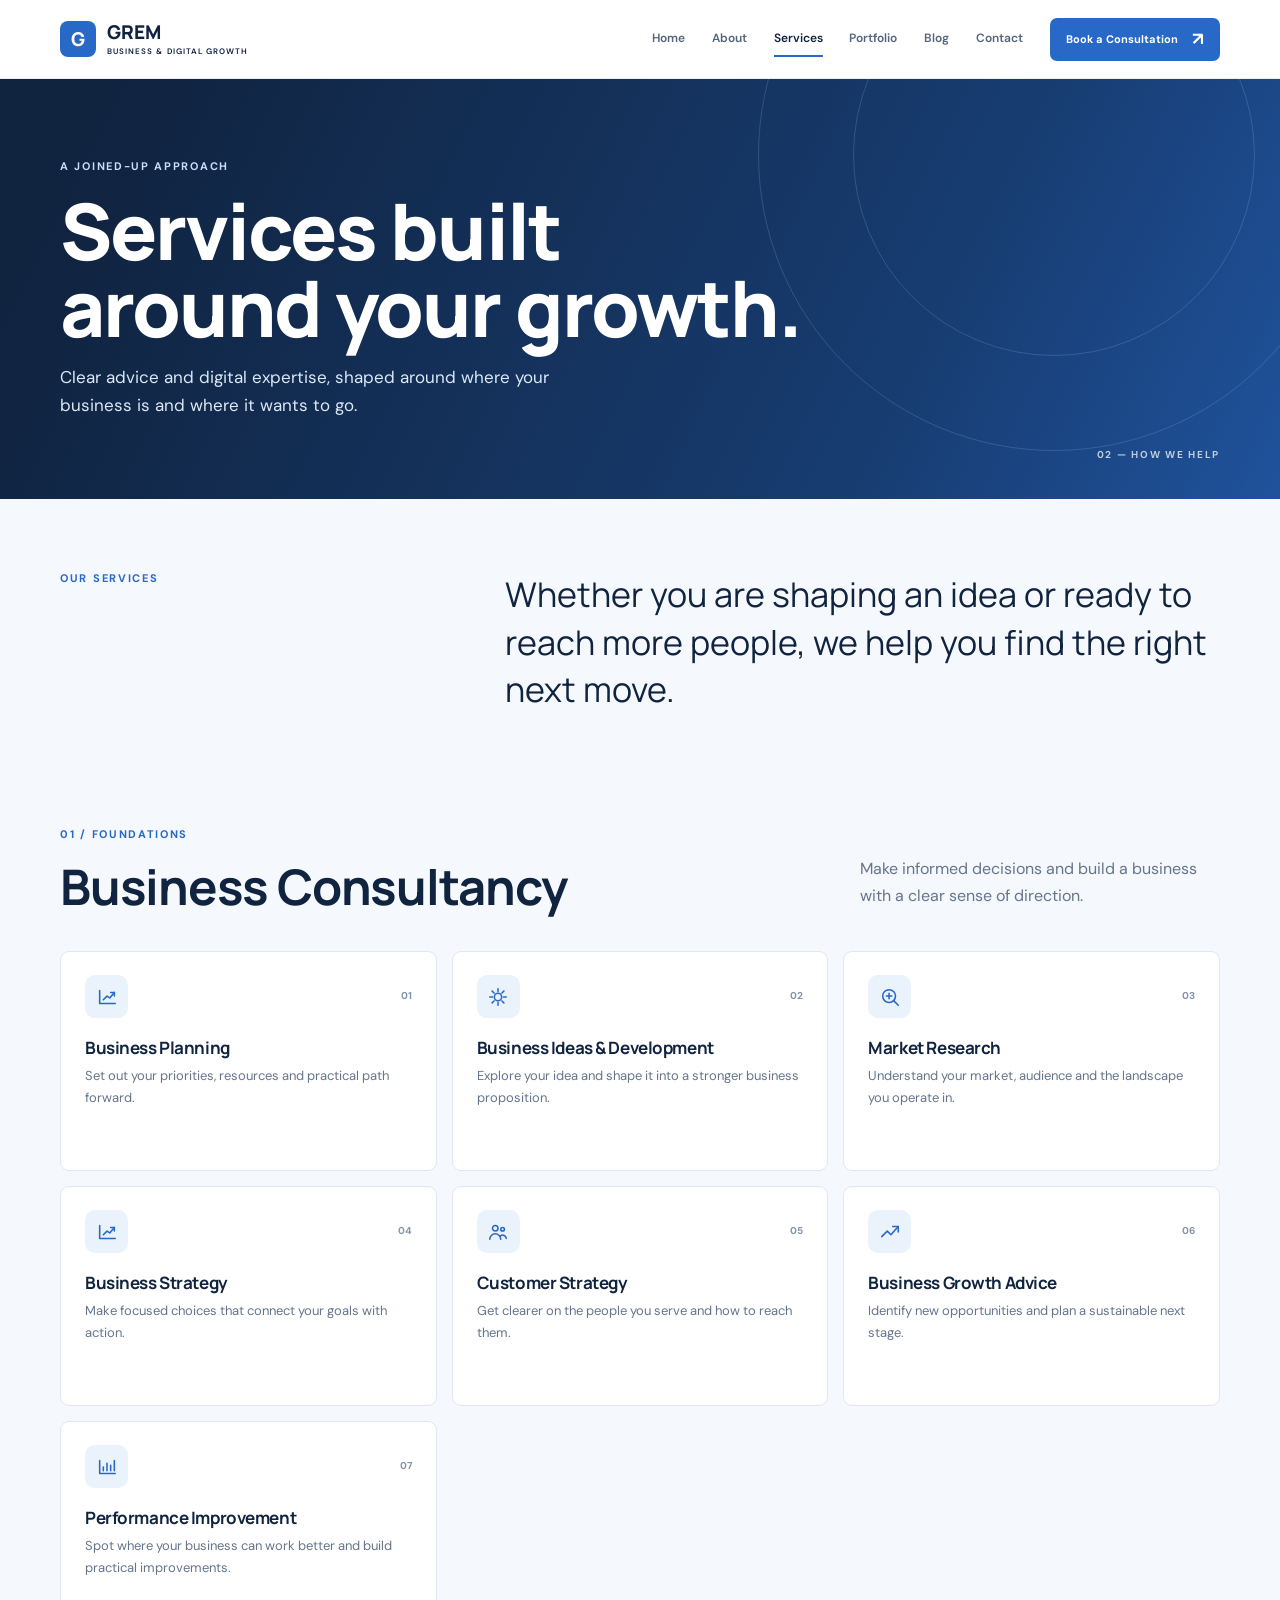
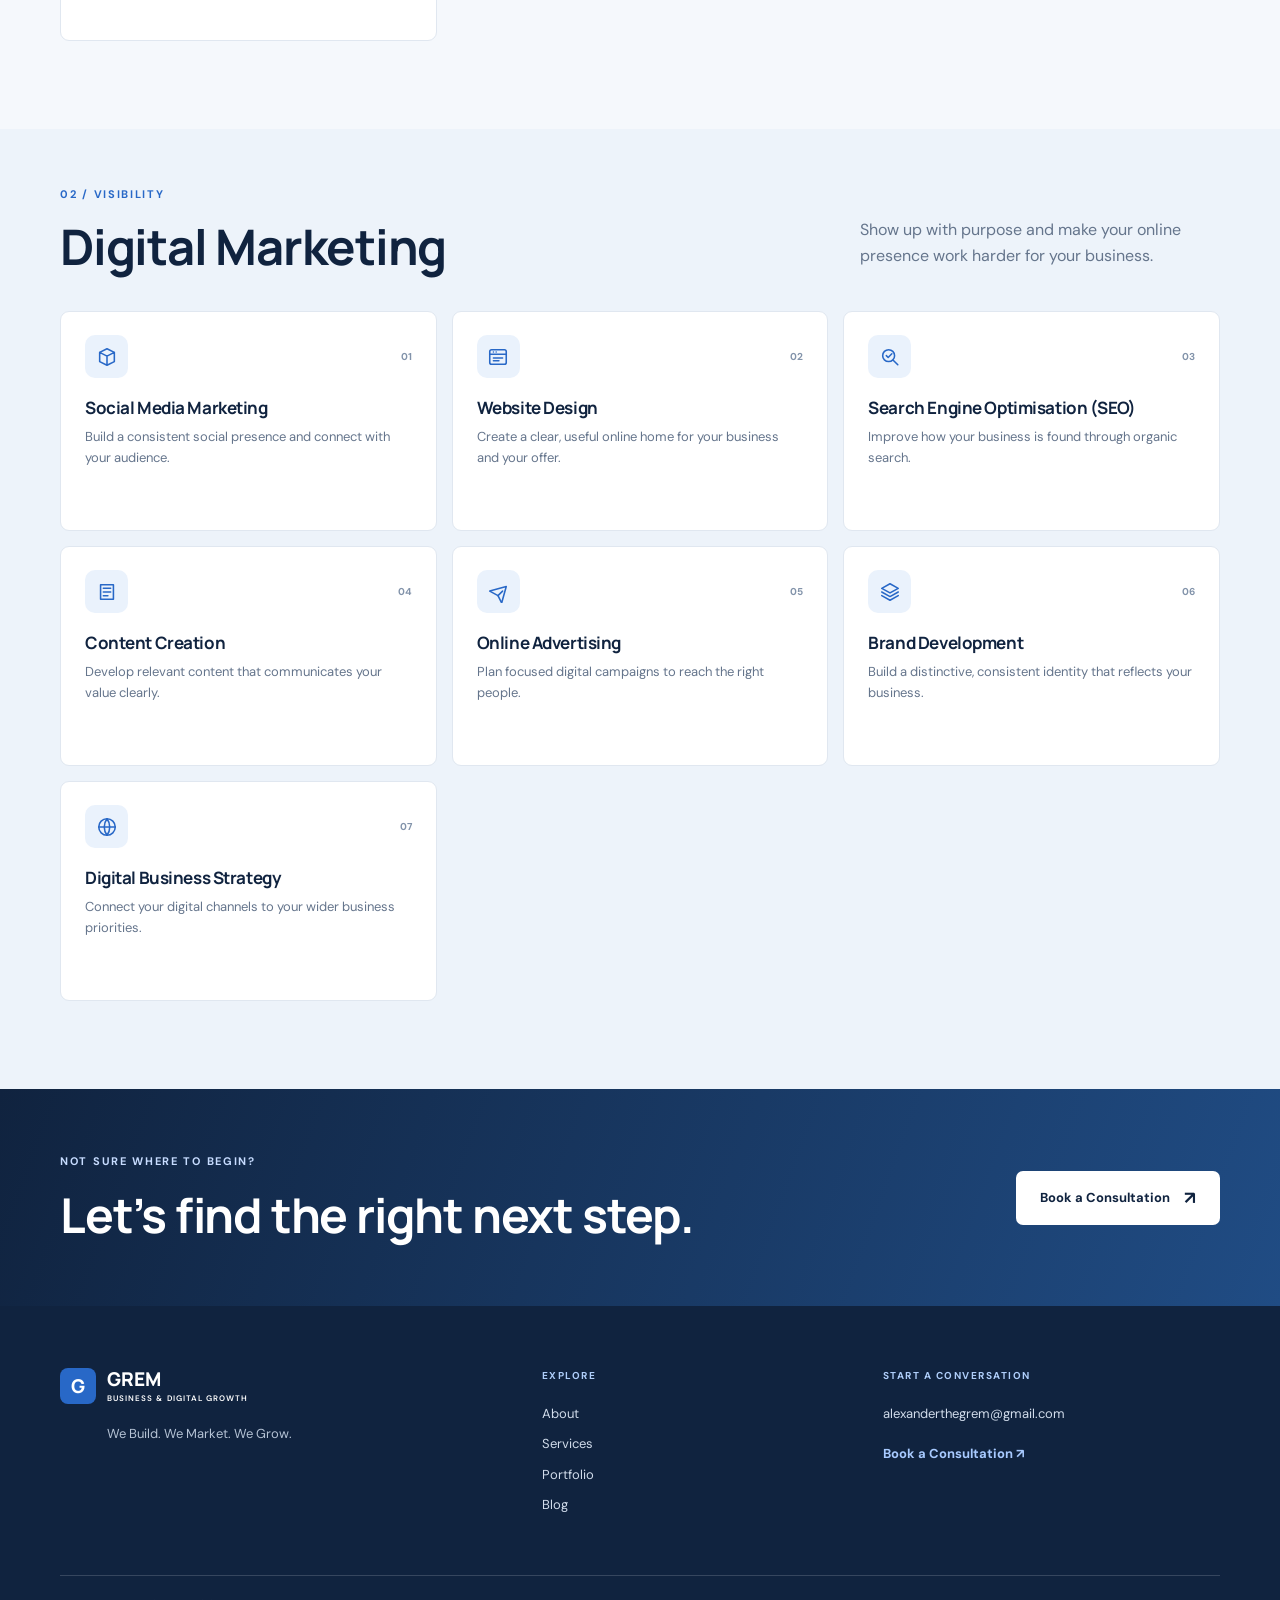
<file: services.html>
<!doctype html>
<html lang="en">
<head>
  <meta charset="utf-8"><meta name="viewport" content="width=device-width, initial-scale=1">
  <meta name="description" content="Explore GREM's business consultancy and digital marketing services.">
  <title>Services | GREM Business & Digital Growth</title>
  <link rel="preconnect" href="https://fonts.googleapis.com"><link rel="preconnect" href="https://fonts.gstatic.com" crossorigin><link href="https://fonts.googleapis.com/css2?family=DM+Sans:wght@400;500;600;700&family=Manrope:wght@400;500;600;700;800&display=swap" rel="stylesheet">
  <link rel="stylesheet" href="css/style.css"><link rel="stylesheet" href="css/navbar.css"><link rel="stylesheet" href="css/services.css"><script src="js/script.js" defer></script>
</head>
<body>
  <header class="site-header"><div class="container nav-wrap"><a class="brand" href="index.html" aria-label="GREM home"><span class="brand-mark">G</span><span>GREM<span class="brand-sub">BUSINESS & DIGITAL GROWTH</span></span></a><button class="menu-toggle" type="button" aria-label="Open navigation" aria-expanded="false" aria-controls="site-navigation" data-nav-toggle><span></span><span></span></button><nav class="site-nav" id="site-navigation" aria-label="Main navigation"><a href="index.html">Home</a><a href="about.html">About</a><a href="services.html" aria-current="page">Services</a><a href="portfolio.html">Portfolio</a><a href="blog.html">Blog</a><a href="contact.html">Contact</a><a class="button button-small nav-cta" href="contact.html#contact-form">Book a Consultation <span aria-hidden="true">↗</span></a></nav></div></header>
  <main>
    <section class="page-hero services-hero"><div class="container page-hero-inner"><p class="eyebrow eyebrow-light">A joined-up approach</p><h1>Services built<br>around your growth.</h1><p>Clear advice and digital expertise, shaped around where your business is and where it wants to go.</p><span class="page-hero-index">02 — HOW WE HELP</span></div></section>
    <section class="section services-page-intro"><div class="container services-intro-grid"><p class="eyebrow">Our services</p><p class="lead-copy">Whether you are shaping an idea or ready to reach more people, we help you find the right next move.</p></div></section>
    <section class="service-family section" id="business-consultancy"><div class="container"><div class="family-heading"><div><p class="eyebrow">01 / Foundations</p><h2>Business Consultancy</h2></div><p>Make informed decisions and build a business with a clear sense of direction.</p></div><div class="service-grid">
      <article class="service-card"><div class="service-card-top"><span class="service-icon" aria-hidden="true"><svg viewBox="0 0 24 24"><path d="M4 19V5m0 14h17M8 15l4-4 3 2 5-6"/><path d="M16 7h4v4"/></svg></span><span class="service-number">01</span></div><h3>Business Planning</h3><p>Set out your priorities, resources and practical path forward.</p></article>
      <article class="service-card"><div class="service-card-top"><span class="service-icon" aria-hidden="true"><svg viewBox="0 0 24 24"><path d="M12 3v3m0 12v3M3 12h3m12 0h3M5.6 5.6l2.1 2.1m8.6 8.6 2.1 2.1m0-12.8-2.1 2.1m-8.6 8.6-2.1 2.1"/><circle cx="12" cy="12" r="4"/></svg></span><span class="service-number">02</span></div><h3>Business Ideas &amp; Development</h3><p>Explore your idea and shape it into a stronger business proposition.</p></article>
      <article class="service-card"><div class="service-card-top"><span class="service-icon" aria-hidden="true"><svg viewBox="0 0 24 24"><circle cx="11" cy="11" r="7"/><path d="m16 16 5 5M8 11h6M11 8v6"/></svg></span><span class="service-number">03</span></div><h3>Market Research</h3><p>Understand your market, audience and the landscape you operate in.</p></article>
      <article class="service-card"><div class="service-card-top"><span class="service-icon" aria-hidden="true"><svg viewBox="0 0 24 24"><path d="M4 19V5m0 14h17M8 15l4-4 3 2 5-6"/><path d="M16 7h4v4"/></svg></span><span class="service-number">04</span></div><h3>Business Strategy</h3><p>Make focused choices that connect your goals with action.</p></article>
      <article class="service-card"><div class="service-card-top"><span class="service-icon" aria-hidden="true"><svg viewBox="0 0 24 24"><circle cx="9" cy="8" r="3"/><circle cx="17" cy="9" r="2"/><path d="M3 20a6 6 0 0 1 12 0m0-4a4 4 0 0 1 6 3"/></svg></span><span class="service-number">05</span></div><h3>Customer Strategy</h3><p>Get clearer on the people you serve and how to reach them.</p></article>
      <article class="service-card"><div class="service-card-top"><span class="service-icon" aria-hidden="true"><svg viewBox="0 0 24 24"><path d="M3 17 9 11l4 4 8-9"/><path d="M15 6h6v6"/></svg></span><span class="service-number">06</span></div><h3>Business Growth Advice</h3><p>Identify new opportunities and plan a sustainable next stage.</p></article>
      <article class="service-card"><div class="service-card-top"><span class="service-icon" aria-hidden="true"><svg viewBox="0 0 24 24"><path d="M4 19V5m0 14h17M8 16v-4m4 4V8m4 8v-6m4 6V5"/></svg></span><span class="service-number">07</span></div><h3>Performance Improvement</h3><p>Spot where your business can work better and build practical improvements.</p></article>
    </div></div></section>
    <section class="service-family digital-family section" id="digital-marketing"><div class="container"><div class="family-heading"><div><p class="eyebrow">02 / Visibility</p><h2>Digital Marketing</h2></div><p>Show up with purpose and make your online presence work harder for your business.</p></div><div class="service-grid">
      <article class="service-card"><div class="service-card-top"><span class="service-icon" aria-hidden="true"><svg viewBox="0 0 24 24"><path d="M12 3 4 7v10l8 4 8-4V7l-8-4ZM4 7l8 4 8-4M12 11v10"/></svg></span><span class="service-number">01</span></div><h3>Social Media Marketing</h3><p>Build a consistent social presence and connect with your audience.</p></article>
      <article class="service-card"><div class="service-card-top"><span class="service-icon" aria-hidden="true"><svg viewBox="0 0 24 24"><rect x="3" y="4" width="18" height="16" rx="2"/><path d="M3 9h18M7 6.5h.01M10 6.5h.01M7 13h10M7 16h6"/></svg></span><span class="service-number">02</span></div><h3>Website Design</h3><p>Create a clear, useful online home for your business and your offer.</p></article>
      <article class="service-card"><div class="service-card-top"><span class="service-icon" aria-hidden="true"><svg viewBox="0 0 24 24"><circle cx="10.5" cy="10.5" r="6.5"/><path d="m15.5 15.5 5 5M8 10.5l2 2 4-4"/></svg></span><span class="service-number">03</span></div><h3>Search Engine Optimisation (SEO)</h3><p>Improve how your business is found through organic search.</p></article>
      <article class="service-card"><div class="service-card-top"><span class="service-icon" aria-hidden="true"><svg viewBox="0 0 24 24"><path d="M5 4h14v16H5zM8 8h8M8 12h8M8 16h5"/></svg></span><span class="service-number">04</span></div><h3>Content Creation</h3><p>Develop relevant content that communicates your value clearly.</p></article>
      <article class="service-card"><div class="service-card-top"><span class="service-icon" aria-hidden="true"><svg viewBox="0 0 24 24"><path d="m3 11 18-5-5 18-4-8-9-5Z"/><path d="m12 16 5-5"/></svg></span><span class="service-number">05</span></div><h3>Online Advertising</h3><p>Plan focused digital campaigns to reach the right people.</p></article>
      <article class="service-card"><div class="service-card-top"><span class="service-icon" aria-hidden="true"><svg viewBox="0 0 24 24"><path d="M12 3 3 8l9 5 9-5-9-5ZM3 12l9 5 9-5M3 16l9 5 9-5"/></svg></span><span class="service-number">06</span></div><h3>Brand Development</h3><p>Build a distinctive, consistent identity that reflects your business.</p></article>
      <article class="service-card"><div class="service-card-top"><span class="service-icon" aria-hidden="true"><svg viewBox="0 0 24 24"><circle cx="12" cy="12" r="9"/><path d="M3 12h18M12 3a15 15 0 0 1 0 18M12 3a15 15 0 0 0 0 18"/></svg></span><span class="service-number">07</span></div><h3>Digital Business Strategy</h3><p>Connect your digital channels to your wider business priorities.</p></article>
    </div></div></section>
    <section class="services-bottom-cta"><div class="container services-bottom-inner"><div><p class="eyebrow eyebrow-light">Not sure where to begin?</p><h2>Let’s find the right next step.</h2></div><a class="button button-accent" href="contact.html#contact-form">Book a Consultation <span aria-hidden="true">↗</span></a></div></section>
  </main>
  <footer class="site-footer"><div class="container footer-main"><div class="footer-brand"><a class="brand brand-footer" href="index.html"><span class="brand-mark">G</span><span>GREM<span class="brand-sub">BUSINESS & DIGITAL GROWTH</span></span></a><p>We Build. We Market. We Grow.</p></div><div class="footer-links"><p class="footer-label">Explore</p><a href="about.html">About</a><a href="services.html">Services</a><a href="portfolio.html">Portfolio</a><a href="blog.html">Blog</a></div><div class="footer-contact"><p class="footer-label">Start a conversation</p><a href="mailto:alexanderthegrem@gmail.com">alexanderthegrem@gmail.com</a><a class="footer-book" href="contact.html#contact-form">Book a Consultation <span aria-hidden="true">↗</span></a></div></div><div class="container footer-bottom"><span>© <span data-year></span> GREM Business &amp; Digital Growth</span><span>Founded by Alexander Ba Grem</span></div></footer>
</body>
</html>
</file>
<file: css/style.css>
/* Shared foundations and reusable components for every page. */
:root {
  --ink: #10233f;
  --ink-soft: #304766;
  --muted: #65758c;
  --paper: #f5f8fc;
  --white: #ffffff;
  --line: #e0e7f0;
  --blue: #2868c7;
  --blue-dark: #1f56a5;
  --blue-pale: #eaf2fc;
  --accent: #a8caff;
  --serif: "Manrope", "DM Sans", sans-serif;
  --sans: "DM Sans", sans-serif;
}

* { box-sizing: border-box; }
html { scroll-behavior: smooth; scroll-padding-top: 96px; }
body { margin: 0; background: var(--paper); color: var(--ink); font-family: var(--sans); font-size: 16px; line-height: 1.65; -webkit-font-smoothing: antialiased; }
img { display: block; max-width: 100%; }
a { color: inherit; text-decoration: none; }
button, input, textarea { font: inherit; }
.container { width: min(1160px, calc(100% - 48px)); margin-inline: auto; }
.section { padding: 104px 0; }
.eyebrow { margin: 0 0 18px; color: var(--blue); font-size: 11px; font-weight: 700; letter-spacing: 1.7px; line-height: 1.4; text-transform: uppercase; }
.eyebrow-light { color: #c7dcff; }
h1, h2, h3, p { margin-top: 0; }
h1, h2, h3 { font-family: var(--serif); letter-spacing: -.025em; }
h2 { margin-bottom: 18px; font-size: clamp(32px, 4vw, 52px); font-weight: 700; line-height: 1.12; }
h3 { font-weight: 700; line-height: 1.25; }
.section-intro { max-width: 460px; margin: 0; color: var(--muted); font-size: 17px; }
.section-heading { margin-bottom: 44px; }
.section-heading h2 { margin-bottom: 18px; }
.section-heading-row { display: flex; align-items: end; justify-content: space-between; gap: 48px; }
.section-heading-row .section-intro { margin-bottom: 7px; }
.button { display: inline-flex; min-height: 54px; align-items: center; justify-content: center; gap: 14px; padding: 0 23px; border: 1px solid transparent; border-radius: 7px; background: var(--blue); color: var(--white); font-size: 13px; font-weight: 700; transition: background-color .2s ease, color .2s ease, transform .2s ease, border-color .2s ease; }
.button:hover { transform: translateY(-2px); background: var(--blue-dark); }
.button span { font-size: 18px; line-height: 1; }
.button-dark { background: var(--ink); color: var(--white); }
.button-dark:hover { background: var(--ink-soft); }
.button-accent { background: var(--white); color: var(--ink); }
.button-accent:hover { background: var(--accent); color: var(--ink); }
.button-outline-light { border-color: rgba(255,255,255,.45); color: var(--white); background: transparent; }
.button-outline-light:hover { border-color: var(--white); background: var(--white); color: var(--ink); }
.text-link { display: inline-flex; align-items: center; gap: 13px; border-bottom: 1px solid currentColor; padding-bottom: 4px; color: var(--blue-dark); font-size: 13px; font-weight: 700; }
.text-link span { font-size: 18px; transition: transform .2s ease; }
.text-link:hover span { transform: translateX(4px); }
.site-footer { padding: 62px 0 0; background: var(--ink); color: #f4f7fc; }
.footer-main { display: grid; grid-template-columns: 1.5fr 1fr 1.2fr; gap: 60px; padding-bottom: 50px; }
.brand { display: inline-flex; align-items: center; gap: 11px; color: var(--ink); font-family: var(--serif); font-size: 19px; font-weight: 800; line-height: 1; }
.brand-mark { display: grid; width: 36px; height: 36px; place-items: center; border-radius: 8px; background: var(--blue); color: var(--white); font-size: 19px; }
.brand-sub { display: block; margin-top: 5px; font-family: var(--sans); font-size: 8px; font-weight: 600; letter-spacing: 1.05px; }
.brand-footer { color: var(--white); }
.footer-brand > p { margin: 19px 0 0 47px; color: #b5c3d5; font-size: 13px; }
.footer-label { margin-bottom: 18px; color: #afcefa; font-size: 10px; font-weight: 700; letter-spacing: 1.5px; text-transform: uppercase; }
.footer-links, .footer-contact { display: flex; align-items: flex-start; flex-direction: column; }
.footer-links a, .footer-contact > a { margin: 0 0 9px; color: #d1dceb; font-size: 13px; transition: color .2s ease; }
.footer-links a:hover, .footer-contact > a:hover { color: var(--accent); }
.footer-contact .footer-book { margin-top: 10px; color: var(--accent); font-weight: 700; }
.footer-bottom { display: flex; justify-content: space-between; gap: 20px; padding: 19px 0; border-top: 1px solid rgba(255,255,255,.16); color: #aebbd0; font-size: 11px; }
.page-hero { position: relative; overflow: hidden; min-height: 420px; background: linear-gradient(116deg, #10233f 8%, #173c70 70%, #2868c7 130%); color: var(--white); }
.page-hero::before, .page-hero::after { position: absolute; border: 1px solid rgba(197,220,255,.17); border-radius: 50%; content: ""; pointer-events: none; }
.page-hero::before { top: -220px; right: -70px; width: 590px; height: 590px; }
.page-hero::after { top: -125px; right: 25px; width: 400px; height: 400px; }
.page-hero-inner { position: relative; z-index: 1; display: flex; min-height: 420px; align-items: flex-start; justify-content: center; flex-direction: column; padding-top: 46px; padding-bottom: 46px; }
.page-hero h1 { max-width: 760px; margin: 0 0 17px; font-size: clamp(46px, 7vw, 78px); font-weight: 800; line-height: .99; }
.page-hero-inner > p:not(.eyebrow) { max-width: 520px; margin: 0; color: #dce8f8; font-size: 17px; }
.page-hero-index { position: absolute; right: 0; bottom: 36px; color: rgba(255,255,255,.72); font-size: 10px; font-weight: 700; letter-spacing: 1.7px; }
.skip-link { position: absolute; top: -100px; left: 12px; z-index: 100; padding: 10px 14px; background: var(--white); color: var(--ink); }
.skip-link:focus { top: 12px; }
:focus-visible { outline: 3px solid #6da2ec; outline-offset: 3px; }
@media (max-width: 760px) {
  .container { width: min(100% - 36px, 600px); }
  .section { padding: 76px 0; }
  .section-heading-row { align-items: flex-start; flex-direction: column; gap: 6px; }
  .footer-main { grid-template-columns: 1fr 1fr; gap: 36px 25px; }
  .footer-brand { grid-column: 1 / -1; }
  .footer-bottom { flex-direction: column; gap: 4px; }
  .page-hero, .page-hero-inner { min-height: 380px; }
  .page-hero-index { right: 0; bottom: 24px; }
  .page-hero::before { right: -300px; }
  .page-hero::after { right: -200px; }
}
@media (prefers-reduced-motion: reduce) {
  *, *::before, *::after { scroll-behavior: auto !important; transition-duration: .01ms !important; animation-duration: .01ms !important; }
}
</file>
<file: css/navbar.css>
.site-header { position: sticky; top: 0; z-index: 20; border-bottom: 1px solid rgba(16,35,63,.08); background: rgba(255,255,255,.97); backdrop-filter: blur(12px); }
.nav-wrap { display: flex; min-height: 78px; align-items: center; justify-content: space-between; gap: 28px; }
.site-nav { display: flex; align-items: center; gap: clamp(17px, 2.1vw, 29px); }
.site-nav > a:not(.button) { position: relative; color: #53647b; font-size: 12px; font-weight: 600; transition: color .2s ease; }
.site-nav > a:not(.button):hover, .site-nav > a[aria-current="page"] { color: var(--ink); }
.site-nav > a[aria-current="page"]::after { position: absolute; right: 0; bottom: -8px; left: 0; height: 2px; background: var(--blue); content: ""; }
.site-nav .nav-cta { min-height: 43px; padding-inline: 15px; white-space: nowrap; }
.button-small { font-size: 11px; }
.menu-toggle { display: none; }
@media (max-width: 900px) {
  .nav-wrap { min-height: 72px; }
  .menu-toggle { display: flex; width: 44px; height: 44px; align-items: center; justify-content: center; flex-direction: column; gap: 6px; border: 1px solid var(--line); border-radius: 7px; background: transparent; cursor: pointer; }
  .menu-toggle span { width: 18px; height: 2px; background: var(--ink); transition: transform .2s ease; }
  .menu-toggle[aria-expanded="true"] span:first-child { transform: translateY(4px) rotate(45deg); }
  .menu-toggle[aria-expanded="true"] span:last-child { transform: translateY(-4px) rotate(-45deg); }
  .site-nav { position: absolute; top: 100%; right: 0; left: 0; display: none; align-items: stretch; flex-direction: column; gap: 0; padding: 9px 24px 22px; border-top: 1px solid var(--line); background: var(--paper); box-shadow: 0 18px 25px rgba(23,35,34,.08); }
  .site-nav.is-open { display: flex; }
  .site-nav > a:not(.button) { padding: 11px 0; border-bottom: 1px solid var(--line); }
  .site-nav > a[aria-current="page"]::after { display: none; }
  .site-nav .nav-cta { align-self: flex-start; margin-top: 16px; }
}
</file>
<file: css/home.css>
.home-hero { position: relative; display: flex; min-height: 690px; align-items: center; overflow: hidden; background: radial-gradient(ellipse at 82% 55%, rgba(53,111,191,.36), transparent 36%), linear-gradient(112deg, #10233f 5%, #163866 62%, #24589b 115%); color: var(--white); }
.home-hero::before { position: absolute; top: -320px; right: 2%; width: 790px; height: 790px; border: 1px solid rgba(205,225,255,.14); border-radius: 50%; content: ""; }
.home-hero::after { position: absolute; top: -220px; right: 8%; width: 590px; height: 590px; border: 1px solid rgba(205,225,255,.12); border-radius: 50%; content: ""; }
.hero-content { position: relative; z-index: 2; padding-top: 70px; padding-right: 480px; padding-bottom: 78px; }
.hero-content .eyebrow { display: flex; align-items: center; gap: 10px; }
.hero-content .eyebrow span { width: 24px; height: 2px; background: var(--accent); }
.home-hero h1 { max-width: 690px; margin: 0; font-size: clamp(53px, 7vw, 82px); font-weight: 800; letter-spacing: -.045em; line-height: 1.02; }
.hero-copy { max-width: 480px; margin: 22px 0 0; color: rgba(255,255,255,.82); font-size: 17px; }
.button-row { display: flex; flex-wrap: wrap; gap: 12px; margin-top: 29px; }
.hero-note { display: flex; align-items: center; gap: 10px; margin-top: 48px; color: rgba(255,255,255,.73); font-size: 11px; }
.hero-note-line { width: 32px; height: 1px; background: var(--accent); }
.hero-index { position: absolute; z-index: 2; right: max(24px, calc((100vw - 1160px) / 2)); bottom: 38px; color: rgba(255,255,255,.69); font-size: 10px; font-weight: 700; letter-spacing: 1.7px; }
.hero-visual { position: absolute; top: 50%; right: max(8%, calc((100vw - 1160px) / 2 + 26px)); width: min(38vw, 440px); height: 420px; transform: translateY(-48%); }
.visual-orbit { position: absolute; inset: 23px 9px 19px 30px; border: 1px solid rgba(201,223,255,.24); border-radius: 50%; transform: rotate(-18deg); }
.visual-card { position: absolute; display: flex; align-items: center; border: 1px solid rgba(255,255,255,.38); border-radius: 12px; background: rgba(255,255,255,.96); box-shadow: 0 22px 60px rgba(4,16,35,.2); color: var(--ink); }
.visual-card-main { top: 98px; left: 73px; width: 260px; height: 190px; padding: 27px; }
.visual-mark { display: grid; width: 60px; height: 60px; flex: 0 0 60px; place-items: center; border-radius: 13px; background: var(--blue); color: var(--white); font-family: var(--serif); font-size: 34px; font-weight: 800; }
.visual-label { margin-left: 17px; font-family: var(--serif); font-size: 17px; font-weight: 700; line-height: 1.35; }
.visual-trend { position: absolute; right: 22px; bottom: 16px; color: var(--blue); font-size: 30px; }
.visual-card-top, .visual-card-bottom { gap: 10px; padding: 13px 17px; font-size: 12px; font-weight: 700; }
.visual-card-top { top: 44px; right: 2px; }
.visual-card-bottom { bottom: 47px; left: 4px; }
.visual-dot { width: 8px; height: 8px; border-radius: 50%; background: var(--blue); box-shadow: 0 0 0 4px #e4eefc; }
.visual-cross { position: absolute; width: 16px; height: 16px; }
.visual-cross::before, .visual-cross::after { position: absolute; top: 7px; left: 0; width: 16px; height: 1px; background: rgba(221,235,255,.75); content: ""; }
.visual-cross::after { transform: rotate(90deg); }
.visual-cross-one { top: 28px; left: 74px; }
.visual-cross-two { right: 49px; bottom: 17px; }
.help-section { background: var(--white); }
.audience-grid { display: grid; grid-template-columns: repeat(3, 1fr); gap: 15px; }
.audience-item { min-height: 205px; padding: 24px; border: 1px solid var(--line); border-radius: 9px; background: var(--white); transition: transform .2s ease, box-shadow .2s ease, border-color .2s ease; }
.audience-item:hover { transform: translateY(-3px); border-color: #c7d9f1; box-shadow: 0 12px 30px rgba(16,35,63,.07); }
.audience-icon { display: grid; width: 42px; height: 42px; place-items: center; border-radius: 10px; background: var(--blue-pale); color: var(--blue); }
.audience-icon svg, .service-icon svg, .article-icon svg { width: 22px; height: 22px; fill: none; stroke: currentColor; stroke-width: 1.7; stroke-linecap: round; stroke-linejoin: round; }
.audience-item h3 { margin: 18px 0 7px; font-size: 18px; }
.audience-item p { max-width: 270px; margin: 0; color: var(--muted); font-size: 13px; }
.services-preview { background: #edf3fa; }
.category-grid { display: grid; grid-template-columns: 1fr 1fr; gap: 18px; }
.category-card { min-height: 390px; padding: 34px; border: 1px solid var(--line); border-radius: 10px; background: var(--white); box-shadow: 0 12px 30px rgba(16,35,63,.04); }
.consultancy-card { background: #fff; }
.marketing-card { background: #edf4fd; }
.category-top { display: flex; align-items: center; justify-content: space-between; margin-bottom: 55px; }
.category-number { color: var(--blue); font-size: 10px; font-weight: 700; letter-spacing: 1px; }
.category-symbol { display: grid; width: 42px; height: 42px; place-items: center; border: 1px solid #d7e4f4; border-radius: 50%; color: var(--blue); font-size: 22px; }
.category-card .eyebrow { margin-bottom: 13px; }
.category-card h3 { margin: 0 0 15px; font-size: 35px; }
.category-card > p:not(.eyebrow) { max-width: 420px; min-height: 52px; margin-bottom: 20px; color: var(--muted); font-size: 14px; }
.category-card .text-link { font-size: 12px; }
.process-section { background: var(--ink); color: var(--white); }
.process-layout { display: grid; grid-template-columns: .82fr 1.18fr; gap: 110px; }
.process-heading h2 { margin-bottom: 19px; }
.process-heading > p:last-child { max-width: 365px; margin: 0; color: #bac8da; }
.process-list { position: relative; }
.process-list::before { position: absolute; top: 22px; bottom: 42px; left: 20px; width: 1px; background: rgba(197,220,255,.28); content: ""; }
.process-list article { position: relative; display: grid; grid-template-columns: 56px 1fr; gap: 18px; padding: 6px 0 19px; }
.process-list article > span { display: grid; width: 41px; height: 41px; place-items: center; border: 1px solid rgba(197,220,255,.5); border-radius: 50%; background: var(--ink); color: #c7dcff; font-size: 11px; font-weight: 700; }
.process-list h3 { margin: 7px 0 2px; font-size: 18px; }
.process-list p { margin: 0; color: #bac8da; font-size: 13px; }
.why-section { background: var(--white); }
.why-layout { display: grid; grid-template-columns: 1fr .9fr; align-items: center; gap: 90px; }
.why-visual { position: relative; display: flex; min-height: 440px; justify-content: center; flex-direction: column; overflow: hidden; padding: 55px; border-radius: 12px; background: linear-gradient(135deg, #edf4fd, #dce9f8); }
.why-visual::before, .why-visual::after { position: absolute; right: -70px; bottom: -145px; width: 370px; height: 370px; border: 1px solid rgba(40,104,199,.2); border-radius: 50%; content: ""; }
.why-visual::after { right: -5px; bottom: -85px; width: 240px; height: 240px; }
.why-visual-label { position: absolute; top: 35px; left: 40px; color: #53739e; font-size: 9px; font-weight: 700; letter-spacing: 1.5px; }
.why-visual strong { position: relative; z-index: 1; color: var(--ink); font-family: var(--serif); font-size: clamp(43px, 5.4vw, 69px); letter-spacing: -.05em; line-height: 1.03; }
.why-visual-line { width: 55px; height: 3px; margin-top: 24px; background: var(--blue); }
.why-visual-mark { position: absolute; right: 38px; bottom: 27px; color: rgba(40,104,199,.18); font-family: var(--serif); font-size: 120px; font-weight: 800; line-height: 1; }
.why-copy h2 { margin-bottom: 22px; }
.why-copy > p:not(.eyebrow) { max-width: 470px; margin-bottom: 27px; color: var(--muted); }
.why-statement { display: flex; align-items: center; gap: 18px; margin-top: 50px; padding-top: 17px; border-top: 1px solid var(--line); }
.why-statement span:first-child { color: var(--blue); font-family: var(--serif); font-size: 21px; font-weight: 800; }
.why-statement span:last-child { color: var(--muted); font-size: 12px; }
.cta-section { padding: 68px 0; background: linear-gradient(110deg, #10233f, #204c84); color: var(--white); }
.cta-inner { display: flex; align-items: center; justify-content: space-between; gap: 30px; }
.cta-inner h2 { margin-bottom: 12px; font-size: clamp(36px, 5vw, 56px); }
.cta-inner p:not(.eyebrow) { margin: 0; color: #d0dced; }
@media (max-width: 900px) {
  .hero-content { padding-right: 370px; }
  .hero-visual { right: 2%; width: 350px; transform: translateY(-48%) scale(.86); transform-origin: right center; }
  .process-layout, .why-layout { gap: 52px; }
}
@media (max-width: 760px) {
  .home-hero { min-height: 610px; }
  .home-hero h1 { font-size: clamp(48px, 11vw, 68px); }
  .hero-content { padding: 75px 0 80px; }
  .hero-visual { display: none; }
  .hero-index { bottom: 19px; }
  .audience-grid { grid-template-columns: repeat(2, 1fr); }
  .audience-item { min-height: 190px; padding: 20px; }
  .category-grid { grid-template-columns: 1fr; }
  .category-card { min-height: 360px; padding: 28px; }
  .category-top { margin-bottom: 35px; }
  .process-layout, .why-layout { grid-template-columns: 1fr; gap: 43px; }
  .why-visual { min-height: 330px; }
  .cta-inner { align-items: flex-start; flex-direction: column; }
}
@media (max-width: 420px) {
  .audience-grid { grid-template-columns: 1fr; }
  .audience-item { min-height: auto; }
  .button-row { align-items: stretch; flex-direction: column; }
  .button-row .button { width: 100%; }
}
</file>
<file: css/about.css>
.about-intro-grid { display: grid; grid-template-columns: .9fr 1.1fr; gap: 100px; }
.about-intro-grid h2 { max-width: 450px; }
.about-intro-grid > div:last-child { max-width: 570px; color: var(--muted); }
.about-intro-grid .lead-copy { color: var(--ink); font-family: var(--serif); font-size: 23px; line-height: 1.45; }
.founder-section { background: #edf3fa; }
.founder-grid { display: grid; grid-template-columns: 1fr .9fr; align-items: center; gap: 95px; }
.founder-art { position: relative; display: flex; min-height: 475px; justify-content: center; flex-direction: column; overflow: hidden; padding: 48px; border: 1px solid #dce6f2; border-radius: 12px; background: linear-gradient(145deg, #fff, #e3edf9); }
.founder-art::before, .founder-art::after { position: absolute; right: -90px; bottom: -140px; width: 400px; height: 400px; border: 1px solid rgba(40,104,199,.19); border-radius: 50%; content: ""; }
.founder-art::after { right: -15px; bottom: -65px; width: 250px; height: 250px; }
.founder-art-label { position: absolute; top: 33px; left: 38px; color: #53739e; font-size: 9px; font-weight: 700; letter-spacing: 1.5px; }
.founder-art-initials { position: relative; z-index: 1; color: var(--blue); font-family: var(--serif); font-size: clamp(140px, 20vw, 230px); font-weight: 800; letter-spacing: -.09em; line-height: .95; }
.founder-art-rule { position: relative; z-index: 1; width: 50px; height: 3px; margin-top: 15px; background: var(--blue); }
.founder-art-caption { position: relative; z-index: 1; margin-top: 14px; color: var(--ink-soft); font-size: 13px; font-weight: 600; line-height: 1.5; }
.founder-copy h2 { margin-bottom: 22px; font-size: clamp(42px, 5vw, 64px); }
.founder-copy > p:not(.eyebrow) { max-width: 470px; color: var(--muted); }
.founder-copy .text-link { margin-top: 15px; }
.values-section { background: var(--white); }
.values-grid { display: grid; grid-template-columns: repeat(3, 1fr); border-top: 1px solid var(--line); }
.values-grid article { padding: 26px 28px 0 0; }
.values-grid article + article { padding-left: 28px; border-left: 1px solid var(--line); }
.values-grid article > span { color: var(--blue); font-size: 11px; font-weight: 700; }
.values-grid h3 { margin: 16px 0 10px; font-size: 22px; }
.values-grid p { max-width: 320px; margin: 0; color: var(--muted); font-size: 14px; }
.about-cta { padding: 74px 0; background: linear-gradient(110deg, #10233f, #204c84); color: var(--white); }
.about-cta-inner { display: flex; align-items: center; justify-content: space-between; gap: 30px; }
.about-cta h2 { margin: 0; font-size: clamp(34px, 4.5vw, 54px); }
@media (max-width: 760px) {
  .about-intro-grid, .founder-grid { grid-template-columns: 1fr; gap: 34px; }
  .founder-art { min-height: 340px; }
  .founder-art-initials { font-size: 160px; }
  .values-grid { grid-template-columns: 1fr; }
  .values-grid article, .values-grid article + article { padding: 23px 0; border-left: 0; border-bottom: 1px solid var(--line); }
  .about-cta-inner { align-items: flex-start; flex-direction: column; }
}
</file>
<file: css/blog.css>
.blog-content { padding-top: 78px; }
.blog-topline { display: flex; align-items: end; justify-content: space-between; gap: 40px; margin-bottom: 40px; }
.blog-topline h2 { margin: 0; }
.blog-topline > p { max-width: 340px; margin: 0 0 5px; color: var(--muted); font-size: 13px; }
.article-grid { display: grid; grid-template-columns: repeat(2, 1fr); gap: 18px; }
.article-card { display: grid; grid-template-columns: 78px 1fr; min-height: 246px; gap: 8px; padding: 22px; border: 1px solid var(--line); border-radius: 9px; background: var(--white); transition: transform .2s ease, box-shadow .2s ease; }
.article-card:hover { transform: translateY(-2px); box-shadow: 0 12px 30px rgba(16,35,63,.06); }
.article-icon { display: grid; width: 58px; height: 58px; place-items: center; border-radius: 12px; background: var(--blue-pale); color: var(--blue); }
.article-icon svg { width: 27px; height: 27px; fill: none; stroke: currentColor; stroke-width: 1.7; stroke-linecap: round; stroke-linejoin: round; }
.article-body { display: flex; align-items: flex-start; flex-direction: column; min-width: 0; }
.article-category { padding: 4px 8px; border-radius: 4px; background: #edf4fc; color: var(--blue-dark); font-size: 9px; font-weight: 700; }
.article-date { margin: 13px 0 5px; color: #8290a2; font-size: 9px; text-transform: uppercase; }
.article-body h3 { margin: 0 0 7px; font-size: 17px; }
.article-body > p:not(.article-date) { margin: 0 0 14px; color: var(--muted); font-size: 11px; line-height: 1.55; }
.article-read { display: flex; justify-content: space-between; width: 100%; gap: 10px; margin-top: auto; padding-top: 10px; border-top: 1px solid var(--line); color: var(--blue-dark); font-size: 10px; font-weight: 700; }
.blog-disclaimer { margin: 28px 0 0; color: var(--muted); font-size: 11px; }
.blog-cta { padding: 65px 0; background: linear-gradient(110deg, #10233f, #204c84); color: var(--white); }
.blog-cta-inner { display: grid; grid-template-columns: 1fr auto; align-items: center; gap: 10px 30px; }
.blog-cta-inner .eyebrow { grid-column: 1 / -1; margin-bottom: 0; }
.blog-cta-inner h2 { margin: 0; font-size: clamp(34px, 4.5vw, 53px); }
@media (max-width: 900px) {
  .article-grid { grid-template-columns: 1fr; }
  .article-card { min-height: 225px; }
}
@media (max-width: 600px) {
  .blog-topline { align-items: flex-start; flex-direction: column; gap: 12px; }
  .article-card { grid-template-columns: 58px 1fr; gap: 14px; padding: 18px; }
  .article-icon { width: 48px; height: 48px; }
  .article-body { min-height: 200px; }
  .blog-cta-inner { grid-template-columns: 1fr; }
  .blog-cta-inner .eyebrow { grid-column: auto; }
}
</file>
<file: css/contact.css>
.contact-content { padding-top: 80px; }
.contact-layout { display: grid; grid-template-columns: .8fr 1.2fr; gap: 100px; align-items: start; }
.contact-details h2 { max-width: 440px; font-size: clamp(36px, 4vw, 49px); }
.contact-details > p:not(.eyebrow, .form-demo-note) { max-width: 410px; margin-bottom: 33px; color: var(--muted); }
.contact-detail { display: flex; flex-direction: column; gap: 2px; margin: 0 0 18px; }
.detail-label { color: var(--blue); font-size: 10px; font-weight: 700; letter-spacing: 1px; text-transform: uppercase; }
.contact-detail strong, .contact-detail a { font-size: 14px; }
.contact-detail a { width: fit-content; border-bottom: 1px solid #a9c4e5; }
.form-demo-note { margin-top: 33px; padding: 15px 17px; border-left: 3px solid var(--blue); background: #edf3fa; color: #526781; font-size: 11px; }
.form-demo-note strong { color: var(--ink); }
.contact-form { padding: 34px; border: 1px solid var(--line); border-radius: 10px; background: var(--white); box-shadow: 0 14px 36px rgba(16,35,63,.05); }
.form-row { margin-bottom: 20px; }
.form-row label { display: block; margin-bottom: 7px; font-size: 12px; font-weight: 700; }
.form-row label span { color: #b6533b; }
.form-row input, .form-row textarea { display: block; width: 100%; padding: 13px 14px; border: 1px solid #d9e2ed; border-radius: 6px; background: #fbfcfe; color: var(--ink); font-size: 13px; transition: border-color .2s ease, box-shadow .2s ease; }
.form-row input::placeholder, .form-row textarea::placeholder { color: #9ba29d; }
.form-row input:focus, .form-row textarea:focus { border-color: var(--blue); outline: 0; box-shadow: 0 0 0 3px rgba(40,104,199,.14); }
.form-row textarea { min-height: 135px; resize: vertical; }
.form-row [aria-invalid="true"] { border-color: #bb5844; }
.field-error { display: block; min-height: 0; margin-top: 4px; color: #a43f2b; font-size: 11px; }
.field-error:not(:empty) { min-height: 17px; }
.form-submit { border: 0; cursor: pointer; }
.form-status { min-height: 20px; margin: 14px 0 0; color: #426021; font-size: 12px; font-weight: 600; }
@media (max-width: 760px) {
  .contact-layout { grid-template-columns: 1fr; gap: 38px; }
  .contact-form { padding: 25px 20px; }
}
</file>
<file: css/portfolio.css>
.portfolio-content { padding-top: 70px; }
.portfolio-note { display: flex; align-items: flex-start; gap: 13px; margin-bottom: 35px; padding: 17px 20px; border: 1px solid #d9e5f3; border-radius: 8px; background: #edf4fc; }
.portfolio-note > span { display: grid; width: 22px; height: 22px; flex: 0 0 22px; place-items: center; border-radius: 50%; background: var(--blue); color: var(--white); font-size: 12px; font-weight: 700; }
.portfolio-note p { margin: 0; color: #526781; font-size: 13px; }
.portfolio-note strong { color: var(--ink); }
.portfolio-grid { display: grid; grid-template-columns: repeat(2, 1fr); gap: 52px 26px; }
.project-card { min-width: 0; }
.project-preview { position: relative; display: flex; min-height: 300px; justify-content: center; flex-direction: column; overflow: hidden; padding: 34px; border: 1px solid #dce6f2; border-radius: 10px; background: linear-gradient(140deg, #edf4fc, #dfeafa); }
.project-preview::before, .project-preview::after { position: absolute; right: -52px; bottom: -135px; width: 330px; height: 330px; border: 1px solid rgba(40,104,199,.19); border-radius: 50%; content: ""; }
.project-preview::after { right: 12px; bottom: -80px; width: 220px; height: 220px; }
.preview-hospitality { background: linear-gradient(140deg, #e9eef8, #d4e0f0); }
.preview-digital { background: linear-gradient(140deg, #edf3fa, #dbeaf4); }
.preview-kicker, .preview-tag, .project-preview strong, .preview-line { position: relative; z-index: 1; }
.preview-kicker { margin-bottom: 20px; color: #53739e; font-size: 9px; font-weight: 700; letter-spacing: 1.6px; }
.project-preview strong { color: var(--ink); font-family: var(--serif); font-size: clamp(34px, 4vw, 51px); letter-spacing: -.05em; line-height: 1.04; }
.preview-line { width: 45px; height: 3px; margin: 22px 0 15px; background: var(--blue); }
.preview-tag { color: #53739e; font-size: 9px; font-weight: 700; letter-spacing: 1.4px; }
.project-info { padding-top: 20px; }
.project-info .eyebrow { margin-bottom: 10px; font-size: 10px; }
.project-info h2 { margin-bottom: 9px; font-size: 25px; }
.project-info > p:not(.eyebrow) { max-width: 510px; margin-bottom: 15px; color: var(--muted); font-size: 14px; }
.placeholder-label { display: inline-block; padding: 5px 9px; border: 1px solid #d5e0ed; border-radius: 4px; color: #526781; font-size: 10px; font-weight: 600; }
.portfolio-cta { padding: 65px 0; background: var(--ink); color: var(--white); }
.portfolio-cta-inner { display: flex; align-items: center; justify-content: space-between; gap: 30px; }
.portfolio-cta h2 { max-width: 700px; margin: 0; font-size: clamp(34px, 4.4vw, 53px); }
@media (max-width: 760px) {
  .portfolio-grid { grid-template-columns: 1fr; gap: 38px; }
  .project-preview { min-height: 270px; }
  .portfolio-cta-inner { align-items: flex-start; flex-direction: column; }
}
</file>
<file: css/services.css>
.services-page-intro { padding-top: 72px; padding-bottom: 55px; }
.services-intro-grid { display: grid; grid-template-columns: .7fr 1.3fr; align-items: start; gap: 60px; }
.services-intro-grid .lead-copy { max-width: 720px; margin: 0; font-family: var(--serif); font-size: clamp(23px, 3vw, 34px); line-height: 1.4; }
.service-family { padding-top: 58px; padding-bottom: 88px; }
.family-heading { display: flex; align-items: end; justify-content: space-between; gap: 40px; margin-bottom: 36px; }
.family-heading h2 { margin: 0; font-size: clamp(34px, 4vw, 49px); }
.family-heading > p { max-width: 360px; margin: 0 0 6px; color: var(--muted); }
.service-grid { display: grid; grid-template-columns: repeat(3, 1fr); gap: 15px; }
.service-card { min-height: 220px; padding: 23px 24px; border: 1px solid var(--line); border-radius: 9px; background: var(--white); transition: transform .2s ease, box-shadow .2s ease, border-color .2s ease; }
.service-card:hover { transform: translateY(-3px); border-color: #c7d9f1; box-shadow: 0 12px 30px rgba(16,35,63,.07); }
.service-card-top { display: flex; align-items: center; justify-content: space-between; }
.service-icon { display: grid; width: 43px; height: 43px; place-items: center; border-radius: 10px; background: var(--blue-pale); color: var(--blue); }
.service-icon svg { width: 22px; height: 22px; fill: none; stroke: currentColor; stroke-width: 1.7; stroke-linecap: round; stroke-linejoin: round; }
.service-number { color: #8293aa; font-size: 10px; font-weight: 700; }
.service-card h3 { margin: 19px 0 7px; font-size: 17px; }
.service-card p { margin: 0; color: var(--muted); font-size: 13px; }
.digital-family { background: #edf3fa; }
.digital-family .service-card { background: var(--white); }
.services-bottom-cta { padding: 65px 0; background: linear-gradient(110deg, #10233f, #204c84); color: var(--white); }
.services-bottom-inner { display: flex; align-items: center; justify-content: space-between; gap: 28px; }
.services-bottom-inner h2 { margin: 0; font-size: clamp(33px, 4vw, 48px); }
@media (max-width: 760px) {
  .services-intro-grid { grid-template-columns: 1fr; gap: 8px; }
  .family-heading { align-items: flex-start; flex-direction: column; gap: 12px; }
  .service-grid { grid-template-columns: repeat(2, 1fr); }
  .service-card { min-height: 205px; padding: 19px; }
  .services-bottom-inner { align-items: flex-start; flex-direction: column; }
}
@media (max-width: 460px) { .service-grid { grid-template-columns: 1fr; } }
</file>
